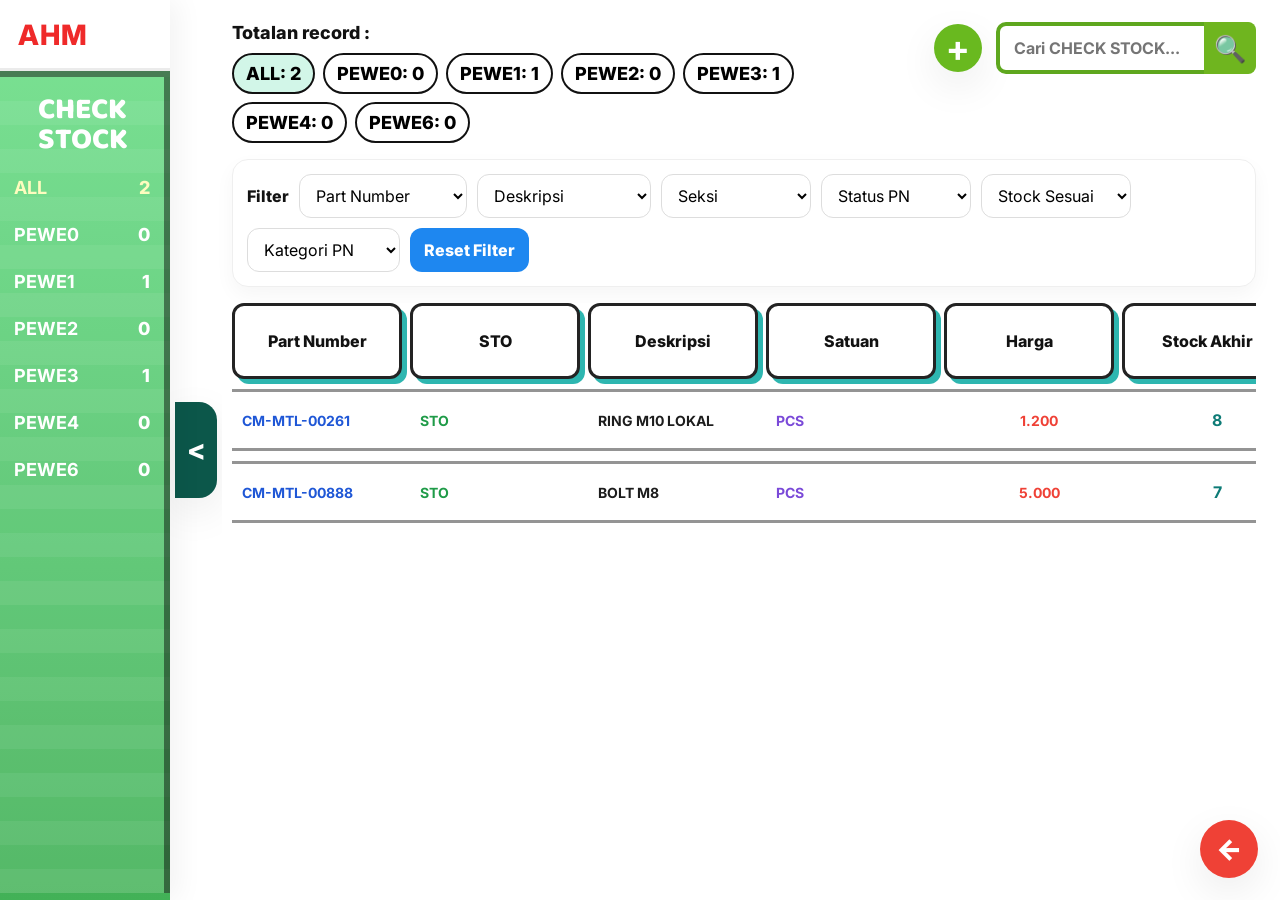
<file: cs.html>
<!DOCTYPE html>
<html lang="id">
<head>
  <meta charset="UTF-8" />
  <meta name="viewport" content="width=device-width, initial-scale=1.0" />
  <title>Check Stock</title>
  <link rel="preconnect" href="https://fonts.googleapis.com">
  <link rel="preconnect" href="https://fonts.gstatic.com" crossorigin>
  <link href="https://fonts.googleapis.com/css2?family=Baloo+2:wght@700;800&family=Inter:wght@400;500;600;700;800&display=swap" rel="stylesheet">
  <link rel="stylesheet" href="cs.css" />
</head>
<body>
  <div id="globalToast" class="toast-stack"></div>

  <main class="cs-app" id="csApp">
    <aside class="cs-sidebar" id="csSidebar">
      <div class="cs-brand">AHM</div>

      <div class="cs-sidebar-panel">
        <div class="cs-sidebar-title">CHECK STOCK</div>
        <div class="cs-sidebar-list" id="categoryList"></div>
      </div>
    </aside>

    <button class="cs-side-toggle" id="toggleSidebarBtn" aria-label="Toggle sidebar">
      <span id="toggleSidebarSymbol">&gt;</span>
    </button>

    <section class="cs-content" id="csContent">
      <div class="cs-topbar">
        <div class="cs-topbar-left">
          <div class="cs-total-record">
            <span>Totalan record :</span>
            <div class="cs-top-chips" id="topRecordChips"></div>
          </div>
        </div>

        <div class="cs-topbar-right">
          <button class="cs-add-btn" id="openCreateBtn" type="button" aria-label="Tambah data">+</button>

          <label class="cs-search-box">
            <input
              type="text"
              id="searchInput"
              placeholder="Cari CHECK STOCK..."
              autocomplete="off"
            />
            <span class="cs-search-icon">🔍</span>
          </label>
        </div>
      </div>

      <section class="cs-filter-bar">
        <div class="filter-group">
          <span class="filter-label">Filter</span>

          <select id="filterPartNumber">
            <option value="">Part Number</option>
          </select>

          <select id="filterDescription">
            <option value="">Deskripsi</option>
          </select>

          <select id="filterSeksi">
            <option value="">Seksi</option>
          </select>

          <select id="filterStatusPn">
            <option value="">Status PN</option>
          </select>

          <select id="filterStockSesuai">
            <option value="">Stock Sesuai</option>
            <option value="IYA">IYA</option>
            <option value="TIDAK">TIDAK</option>
          </select>

          <select id="filterKategoriPn">
            <option value="">Kategori PN</option>
          </select>

          <button type="button" class="filter-reset-btn" id="resetFilterBtn">Reset Filter</button>
        </div>
      </section>

      <section class="cs-table-card">
        <div class="cs-table-scroll" id="csTableScroll">
          <div class="cs-table-header">
            <div>Part Number</div>
            <div>STO</div>
            <div>Deskripsi</div>
            <div>Satuan</div>
            <div>Harga</div>
            <div>Stock Akhir</div>
            <div>Total Harga</div>
            <div>Seksi</div>
            <div>Lokasi</div>
            <div>Status PN</div>
            <div>QR Code</div>
            <div>Foto</div>
            <div>Grade</div>
            <div>Terakhir STO</div>
            <div>Stock Sesuai</div>
            <div>Note STO</div>
            <div>Level Stock</div>
            <div>Stock Awal</div>
            <div>SRD</div>
            <div>Stock Masuk</div>
            <div>Stock Keluar</div>
            <div>Status Stock</div>
            <div>Type</div>
            <div>Group</div>
            <div>Lama Order</div>
            <div>Efek Kerusakan</div>
            <div>Waktu Pengganti</div>
            <div>Lemari</div>
            <div>Kategori PN</div>
            <div>Edit</div>
          </div>

          <div class="cs-table-body" id="tableBody"></div>
        </div>

        <div class="cs-empty hidden" id="emptyState">
          Data CHECK STOCK tidak ditemukan.
        </div>
      </section>
    </section>

    <section class="cs-detail hidden" id="detailPanel">
      <div class="cs-detail-top">
        <button class="cs-back-btn" id="closeDetailBtn" type="button" aria-label="Kembali ke tabel">←</button>
        <h2>Detail Check Stock</h2>
      </div>

      <div class="cs-detail-grid">
        <div class="cs-detail-image-card">
          <div class="cs-detail-image-wrap">
            <img id="detailImage" alt="Gambar Part" />
          </div>

          <div class="cs-detail-barcode-wrap">
            <img id="detailBarcodeImage" alt="Barcode Part" />
          </div>

          <p class="cs-detail-image-note">
            Foto dan barcode akan mengambil dari data STOCK jika tersedia. Jika diisi manual di CHECK STOCK, data manual diprioritaskan.
          </p>
        </div>

        <div class="cs-detail-info-card" id="detailInfo"></div>
      </div>
    </section>
  </main>

  <button class="cs-index-back-btn" id="backToIndexBtn" type="button" aria-label="Kembali ke index">
    ←
  </button>

  <div class="cs-modal hidden" id="formModal">
    <div class="cs-modal-backdrop" id="formModalBackdrop"></div>

    <div class="cs-modal-panel">
      <div class="cs-modal-header">
        <div>
          <h2 id="formTitle">Tambah Data CHECK STOCK</h2>
          <p>Isi data lalu klik save untuk masuk ke tabel.</p>
        </div>

        <button class="cs-modal-close" id="closeFormBtn" type="button">×</button>
      </div>

      <form id="csForm" class="cs-form">
        <input type="hidden" id="editId" />

        <div class="cs-form-grid">
          <label class="cs-form-group"><span>Part Number</span><input type="text" id="partNumberInput" required></label>
          <label class="cs-form-group"><span>STO</span><input type="text" id="stoInput"></label>
          <label class="cs-form-group"><span>Deskripsi</span><input type="text" id="descriptionInput" required></label>
          <label class="cs-form-group"><span>Satuan</span><input type="text" id="satuanInput"></label>
          <label class="cs-form-group"><span>Harga</span><input type="number" id="hargaInput" min="0"></label>

          <label class="cs-form-group">
            <span>Stock Akhir</span>
            <input type="number" id="stockAkhirInput" min="0" readonly>
          </label>

          <label class="cs-form-group">
            <span>Seksi</span>
            <select id="seksiInput" required>
              <option value="">Pilih Seksi</option>
              <option value="PEWE0">PEWE0</option>
              <option value="PEWE1">PEWE1</option>
              <option value="PEWE2">PEWE2</option>
              <option value="PEWE3">PEWE3</option>
              <option value="PEWE4">PEWE4</option>
              <option value="PEWE6">PEWE6</option>
            </select>
          </label>

          <label class="cs-form-group"><span>Lokasi</span><input type="text" id="lokasiInput"></label>
          <label class="cs-form-group"><span>Status PN</span><input type="text" id="statusPnInput"></label>
          <label class="cs-form-group"><span>QR Code Text</span><input type="text" id="qrCodeInput"></label>
          <label class="cs-form-group"><span>Foto Manual</span><input type="text" id="fotoInput" placeholder="opsional"></label>
          <label class="cs-form-group"><span>Barcode Manual</span><input type="text" id="barcodeInput" placeholder="opsional"></label>
          <label class="cs-form-group"><span>Grade</span><input type="text" id="gradeInput"></label>
          <label class="cs-form-group"><span>Terakhir STO</span><input type="datetime-local" id="terakhirStoInput"></label>

          <label class="cs-form-group">
            <span>Stock Sesuai</span>
            <select id="stockSesuaiInput">
              <option value="">Pilih</option>
              <option value="IYA">IYA</option>
              <option value="TIDAK">TIDAK</option>
            </select>
          </label>

          <label class="cs-form-group"><span>Note STO</span><input type="text" id="noteStoInput"></label>

          <label class="cs-form-group">
            <span>Level Stock</span>
            <input type="text" id="levelStockInput" readonly>
          </label>

          <label class="cs-form-group"><span>Stock Awal</span><input type="number" id="stockAwalInput" min="0"></label>
          <label class="cs-form-group"><span>SRD</span><input type="text" id="srdInput"></label>
          <label class="cs-form-group"><span>Stock Masuk</span><input type="number" id="stockMasukInput" min="0"></label>
          <label class="cs-form-group"><span>Stock Keluar</span><input type="number" id="stockKeluarInput" min="0"></label>

          <label class="cs-form-group">
            <span>Status Stock</span>
            <input type="text" id="statusStockInput" readonly>
          </label>

          <label class="cs-form-group"><span>Type</span><input type="text" id="typeInput"></label>
          <label class="cs-form-group"><span>Group</span><input type="text" id="groupInput"></label>
          <label class="cs-form-group"><span>Lama Order</span><input type="text" id="lamaOrderInput"></label>
          <label class="cs-form-group"><span>Efek Kerusakan</span><input type="text" id="efekKerusakanInput"></label>
          <label class="cs-form-group"><span>Waktu Pengganti</span><input type="text" id="waktuPenggantiInput"></label>
          <label class="cs-form-group"><span>Lemari</span><input type="text" id="lemariInput"></label>
          <label class="cs-form-group cs-form-group--wide"><span>Kategori PN</span><input type="text" id="kategoriPnInput"></label>
        </div>

        <div class="cs-form-actions">
          <button type="button" class="btn btn-secondary" id="cancelFormBtn">Batal</button>
          <button type="submit" class="btn btn-primary" id="saveBtn">Save</button>
        </div>
      </form>
    </div>
  </div>

  <template id="rowTemplate">
    <article class="cs-row">
      <div class="col-partNumber"></div>
      <div class="col-sto"></div>
      <div class="col-description"></div>
      <div class="col-satuan"></div>
      <div class="col-harga"></div>
      <div class="col-stockAkhir"></div>
      <div class="col-totalHarga"></div>
      <div class="col-seksi"></div>
      <div class="col-lokasi"></div>
      <div class="col-statusPn"></div>
      <div class="col-qrCode"></div>
      <div class="col-foto"></div>
      <div class="col-grade"></div>
      <div class="col-terakhirSto"></div>
      <div class="col-stockSesuai"></div>
      <div class="col-noteSto"></div>
      <div class="col-levelStock"></div>
      <div class="col-stockAwal"></div>
      <div class="col-srd"></div>
      <div class="col-stockMasuk"></div>
      <div class="col-stockKeluar"></div>
      <div class="col-statusStock"></div>
      <div class="col-type"></div>
      <div class="col-group"></div>
      <div class="col-lamaOrder"></div>
      <div class="col-efekKerusakan"></div>
      <div class="col-waktuPengganti"></div>
      <div class="col-lemari"></div>
      <div class="col-kategoriPn"></div>
      <div class="col-edit"></div>
    </article>
  </template>

  <script src="cs.js"></script>
</body>
</html>
</file>
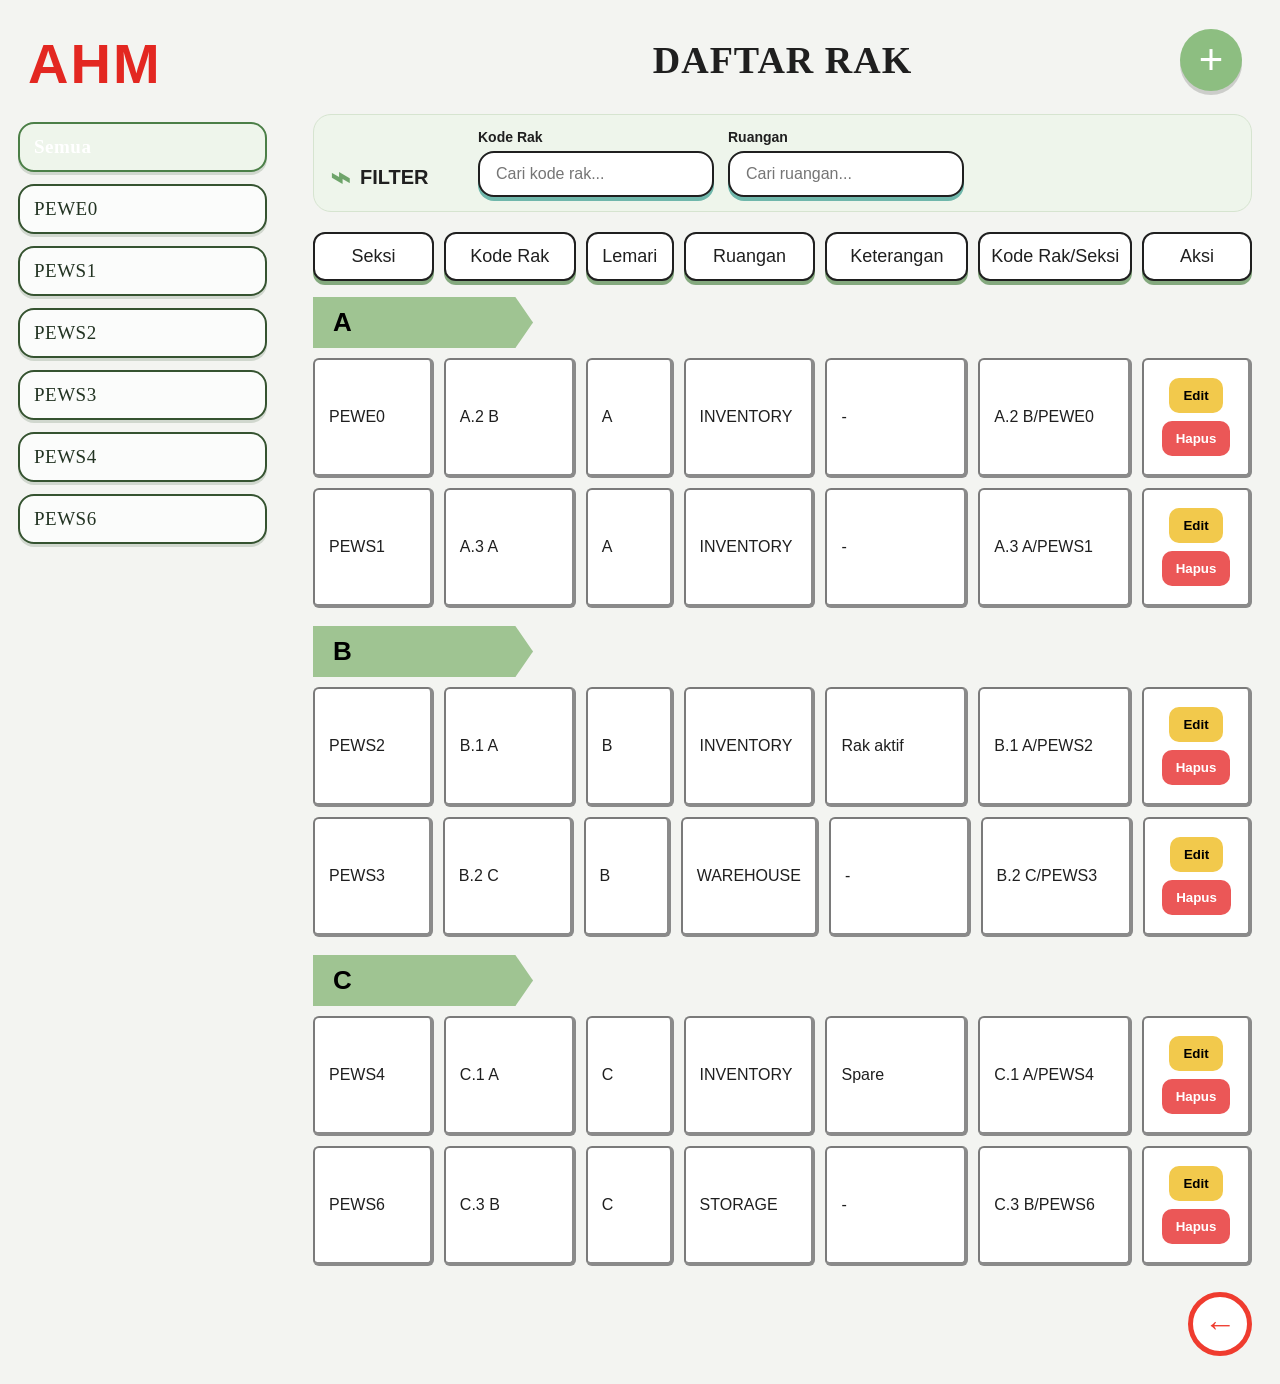
<file: dr.html>
<!DOCTYPE html>
<html lang="id">
<head>
  <meta charset="UTF-8" />
  <meta name="viewport" content="width=device-width, initial-scale=1.0" />
  <title>Daftar Rak</title>
  <link rel="stylesheet" href="dr.css" />
</head>
<body>
  <div class="page">
    <aside class="sidebar">
      <div class="logo">AHM</div>

      <div class="sidebar-shape">
        <ul id="sidebarRackList" class="rack-list"></ul>
      </div>
    </aside>

    <main class="content">
      <header class="topbar">
        <h1>DAFTAR RAK</h1>

        <button id="addBtn" class="add-btn" title="Tambah data">+</button>
      </header>

      <section class="filter-bar">
        <div class="filter-title">
          <span class="filter-icon">⌁</span>
          <span>FILTER</span>
        </div>

        <div class="filter-controls">
          <div class="input-group">
            <label for="filterKodeRak">Kode Rak</label>
            <input type="text" id="filterKodeRak" placeholder="Cari kode rak..." />
          </div>

          <div class="input-group">
            <label for="filterRuangan">Ruangan</label>
            <input type="text" id="filterRuangan" placeholder="Cari ruangan..." />
          </div>
        </div>
      </section>

      <section class="table-wrapper">
        <div class="table-header">
          <div>Seksi</div>
          <div>Kode Rak</div>
          <div>Lemari</div>
          <div>Ruangan</div>
          <div>Keterangan</div>
          <div>Kode Rak/Seksi</div>
          <div>Aksi</div>
        </div>

        <div id="tableContent" class="table-content"></div>
      </section>

      <div class="bottom-actions">
        <button class="back-btn" onclick="window.location.href='index.html'">&#8592;</button>
      </div>
    </main>
  </div>

  <!-- Modal Form -->
  <div id="modalOverlay" class="modal-overlay hidden">
    <div class="modal">
      <div class="modal-header">
        <h2 id="modalTitle">Tambah Data Rak</h2>
        <button id="closeModalBtn" class="close-modal">&times;</button>
      </div>

      <form id="rackForm" class="rack-form">
        <input type="hidden" id="editIndex" />

        <div class="form-grid">
          <div class="form-group">
            <label for="seksi">Seksi</label>
            <input type="text" id="seksi" required />
          </div>

          <div class="form-group">
            <label for="kodeRak">Kode Rak</label>
            <input type="text" id="kodeRak" required />
          </div>

          <div class="form-group">
            <label for="lemari">Lemari</label>
            <input type="text" id="lemari" placeholder="Contoh: A / B / C" required />
          </div>

          <div class="form-group">
            <label for="ruangan">Ruangan</label>
            <input type="text" id="ruangan" required />
          </div>

          <div class="form-group">
            <label for="keterangan">Keterangan</label>
            <input type="text" id="keterangan" />
          </div>

          <div class="form-group">
            <label for="kodeRakSeksi">Kode Rak / Seksi</label>
            <input type="text" id="kodeRakSeksi" required />
          </div>
        </div>

        <div class="modal-actions">
          <button type="button" id="cancelBtn" class="btn btn-secondary">Batal</button>
          <button type="submit" class="btn btn-primary">Simpan</button>
        </div>
      </form>
    </div>
  </div>

  <script src="dr.js"></script>
</body>
</html>
</file>
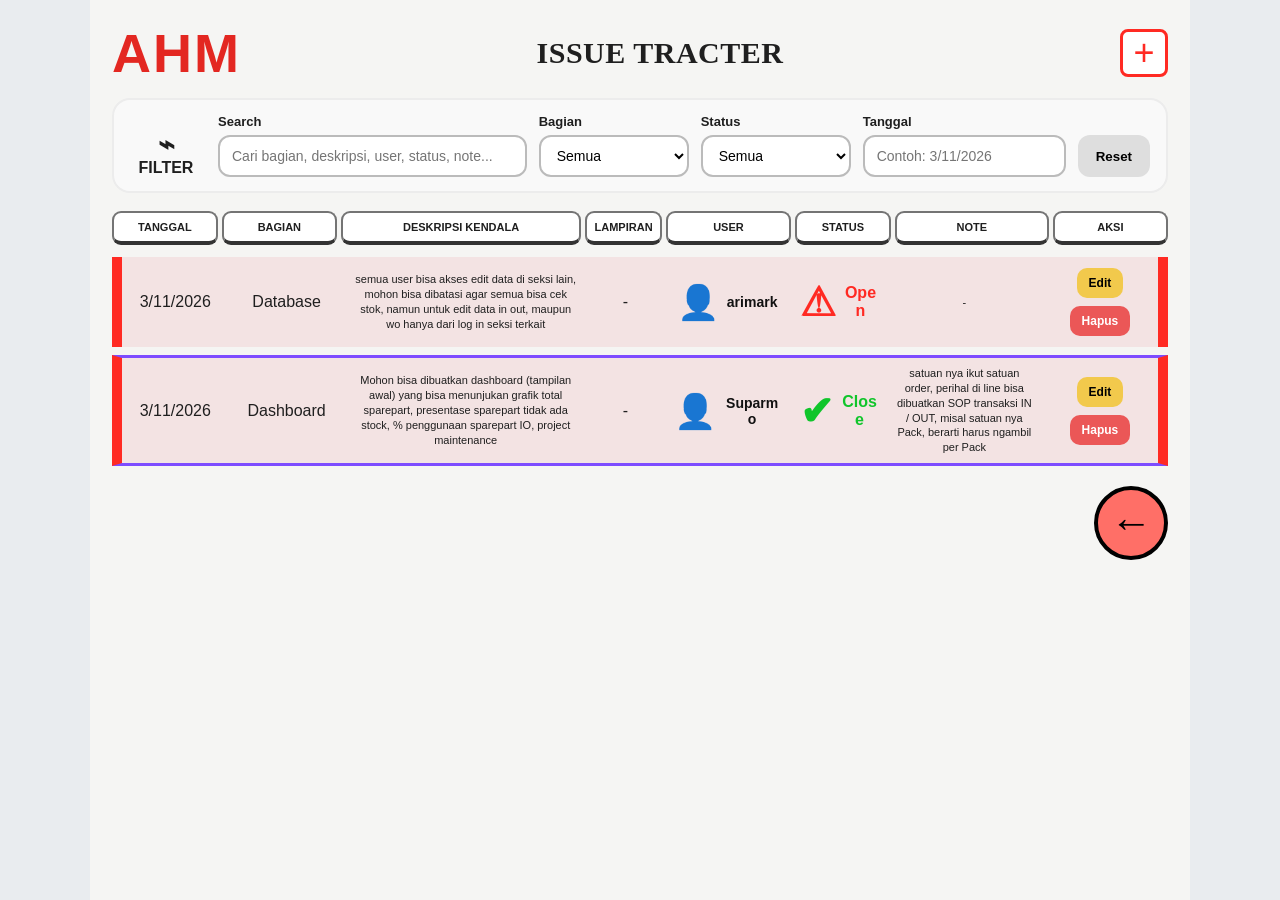
<file: it.html>
<!DOCTYPE html>
<html lang="id">
<head>
  <meta charset="UTF-8" />
  <meta name="viewport" content="width=device-width, initial-scale=1.0" />
  <title>Issue Tracter</title>
  <link rel="stylesheet" href="it.css" />
</head>
<body>
  <div class="page">
    <header class="topbar">
      <div class="logo">AHM</div>
      <h1 class="page-title">ISSUE TRACTER</h1>

      <div class="top-right">
        <button id="addBtn" class="add-btn" title="Tambah issue">+</button>
      </div>
    </header>

    <section class="filter-panel">
      <div class="filter-label">
        <span class="filter-icon">⌁</span>
        <span>FILTER</span>
      </div>

      <div class="filter-controls">
        <div class="filter-group filter-search">
          <label for="searchInput">Search</label>
          <input
            type="text"
            id="searchInput"
            placeholder="Cari bagian, deskripsi, user, status, note..."
          />
        </div>

        <div class="filter-group">
          <label for="filterBagian">Bagian</label>
          <select id="filterBagian">
            <option value="">Semua</option>
          </select>
        </div>

        <div class="filter-group">
          <label for="filterStatus">Status</label>
          <select id="filterStatus">
            <option value="">Semua</option>
            <option value="OPEN">Open</option>
            <option value="CLOSE">Close</option>
          </select>
        </div>

        <div class="filter-group">
          <label for="filterTanggal">Tanggal</label>
          <input type="text" id="filterTanggal" placeholder="Contoh: 3/11/2026" />
        </div>

        <div class="filter-actions">
          <button id="resetFilterBtn" type="button" class="reset-filter-btn">Reset</button>
        </div>
      </div>
    </section>

    <main class="content">
      <section class="table-section">
        <div class="table-header">
          <div>TANGGAL</div>
          <div>BAGIAN</div>
          <div>DESKRIPSI KENDALA</div>
          <div>LAMPIRAN</div>
          <div>USER</div>
          <div>STATUS</div>
          <div>NOTE</div>
          <div>AKSI</div>
        </div>

        <div id="tableBody" class="table-body"></div>
      </section>

      <div class="bottom-actions">
        <button id="backBtn" class="back-btn">&#8592;</button>
      </div>
    </main>
  </div>

  <!-- Modal tambah / edit issue -->
  <div id="modalOverlay" class="modal-overlay hidden">
    <div class="modal">
      <div class="modal-header">
        <h2 id="modalTitle">Tambah Issue</h2>
        <button id="closeModalBtn" class="close-modal" type="button">&times;</button>
      </div>

      <form id="issueForm">
        <input type="hidden" id="editIndex" />

        <div class="form-grid">
          <div class="form-group">
            <label for="tanggal">Tanggal</label>
            <input type="text" id="tanggal" placeholder="3/11/2026" required />
          </div>

          <div class="form-group">
            <label for="bagian">Bagian</label>
            <input type="text" id="bagian" required />
          </div>

          <div class="form-group full">
            <label for="deskripsi">Deskripsi Kendala</label>
            <textarea id="deskripsi" rows="4" required></textarea>
          </div>

          <div class="form-group">
            <label for="lampiran">Lampiran</label>
            <input type="text" id="lampiran" placeholder="contoh: -, file.pdf" />
          </div>

          <div class="form-group">
            <label for="userName">Nama User</label>
            <input type="text" id="userName" required />
          </div>

          <div class="form-group">
            <label for="userEmail">Email User</label>
            <input type="email" id="userEmail" required />
          </div>

          <div class="form-group">
            <label for="userId">No ID User</label>
            <input type="text" id="userId" required />
          </div>

          <div class="form-group">
            <label for="status">Status</label>
            <select id="status" required>
              <option value="OPEN">Open</option>
              <option value="CLOSE">Close</option>
            </select>
          </div>

          <div class="form-group full">
            <label for="note">Note</label>
            <textarea id="note" rows="3"></textarea>
          </div>
        </div>

        <div class="modal-actions">
          <button type="button" id="cancelBtn" class="btn btn-secondary">Batal</button>
          <button type="submit" class="btn btn-primary">Simpan</button>
        </div>
      </form>
    </div>
  </div>

  <!-- Modal detail user -->
  <div id="userModalOverlay" class="modal-overlay hidden">
    <div class="user-modal">
      <div class="modal-header">
        <h2>Detail User</h2>
        <button id="closeUserModalBtn" class="close-modal" type="button">&times;</button>
      </div>

      <div class="user-card">
        <div class="user-avatar-large">👤</div>
        <div class="user-info-list">
          <div class="user-info-item">
            <span class="label">Nama</span>
            <span id="detailUserName" class="value">-</span>
          </div>
          <div class="user-info-item">
            <span class="label">Email</span>
            <span id="detailUserEmail" class="value">-</span>
          </div>
          <div class="user-info-item">
            <span class="label">No ID</span>
            <span id="detailUserId" class="value">-</span>
          </div>
        </div>
      </div>
    </div>
  </div>

  <script src="it.js"></script>
</body>
</html>
</file>
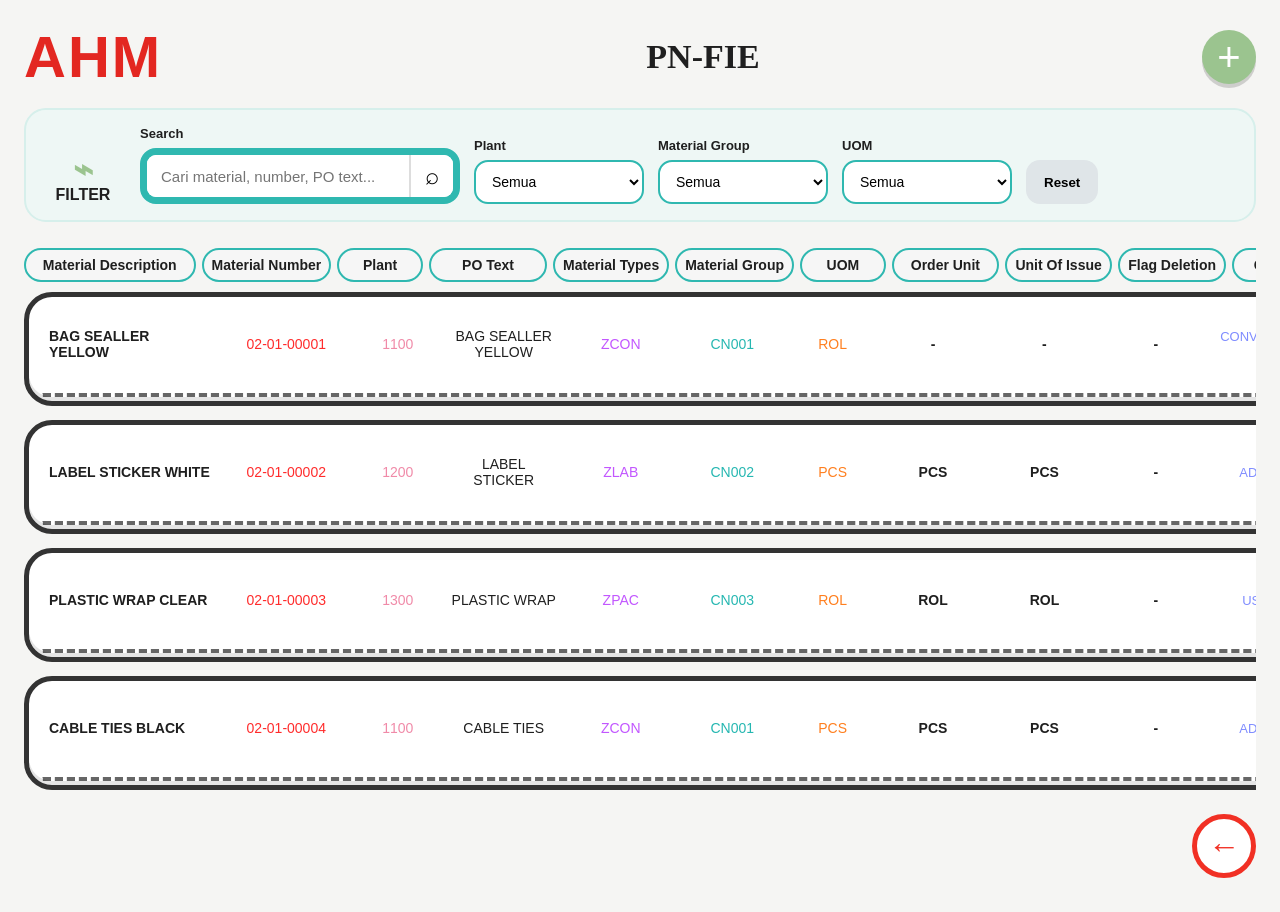
<file: pn.html>
<!DOCTYPE html>
<html lang="id">
<head>
  <meta charset="UTF-8" />
  <meta name="viewport" content="width=device-width, initial-scale=1.0" />
  <title>PN/FIE</title>
  <link rel="stylesheet" href="pn.css" />
</head>
<body>
  <div class="page">
    <header class="topbar">
      <div class="logo">AHM</div>

      <h1 class="page-title">PN-FIE</h1>

      <div class="top-actions">
        <button id="addBtn" class="add-btn" title="Tambah data">+</button>
      </div>
    </header>

    <section class="filter-panel">
      <div class="filter-label">
        <span class="filter-icon">⌁</span>
        <span>FILTER</span>
      </div>

      <div class="filter-controls">
        <div class="filter-group filter-search">
          <label for="searchInput">Search</label>
          <div class="search-wrap">
            <input
              type="text"
              id="searchInput"
              placeholder="Cari material, number, PO text..."
            />
            <button class="search-btn" id="searchBtn" type="button">⌕</button>
          </div>
        </div>

        <div class="filter-group">
          <label for="filterPlant">Plant</label>
          <select id="filterPlant">
            <option value="">Semua</option>
          </select>
        </div>

        <div class="filter-group">
          <label for="filterMaterialGroup">Material Group</label>
          <select id="filterMaterialGroup">
            <option value="">Semua</option>
          </select>
        </div>

        <div class="filter-group">
          <label for="filterUom">UOM</label>
          <select id="filterUom">
            <option value="">Semua</option>
          </select>
        </div>

        <div class="filter-actions">
          <button id="resetFilterBtn" class="reset-filter-btn" type="button">
            Reset
          </button>
        </div>
      </div>
    </section>

    <main class="content">
      <section class="table-section">
        <div class="table-header">
          <div>Material Description</div>
          <div>Material Number</div>
          <div>Plant</div>
          <div>PO Text</div>
          <div>Material Types</div>
          <div>Material Group</div>
          <div>UOM</div>
          <div>Order Unit</div>
          <div>Unit Of Issue</div>
          <div>Flag Deletion</div>
          <div>Create by</div>
          <div>Aksi</div>
        </div>

        <div id="tableBody" class="table-body"></div>
      </section>

      <div class="bottom-actions">
        <button id="backBtn" class="back-btn">&#8592;</button>
      </div>
    </main>
  </div>

  <!-- MODAL -->
  <div id="modalOverlay" class="modal-overlay hidden">
    <div class="modal">
      <div class="modal-header">
        <h2 id="modalTitle">Tambah Data PN/FIE</h2>
        <button id="closeModalBtn" class="close-modal" type="button">&times;</button>
      </div>

      <form id="pnForm" class="pn-form">
        <input type="hidden" id="editIndex" />

        <div class="form-grid">
          <div class="form-group">
            <label for="materialDescription">Material Description</label>
            <input type="text" id="materialDescription" required />
          </div>

          <div class="form-group">
            <label for="materialNumber">Material Number</label>
            <input type="text" id="materialNumber" required />
          </div>

          <div class="form-group">
            <label for="plant">Plant</label>
            <input type="text" id="plant" required />
          </div>

          <div class="form-group">
            <label for="poText">PO Text</label>
            <input type="text" id="poText" />
          </div>

          <div class="form-group">
            <label for="materialTypes">Material Types</label>
            <input type="text" id="materialTypes" />
          </div>

          <div class="form-group">
            <label for="materialGroup">Material Group</label>
            <input type="text" id="materialGroup" />
          </div>

          <div class="form-group">
            <label for="uom">UOM</label>
            <input type="text" id="uom" />
          </div>

          <div class="form-group">
            <label for="orderUnit">Order Unit</label>
            <input type="text" id="orderUnit" />
          </div>

          <div class="form-group">
            <label for="unitOfIssue">Unit Of Issue</label>
            <input type="text" id="unitOfIssue" />
          </div>

          <div class="form-group">
            <label for="flagDeletion">Flag Deletion</label>
            <input type="text" id="flagDeletion" />
          </div>

          <div class="form-group">
            <label for="createBy">Create by</label>
            <input type="text" id="createBy" />
          </div>
        </div>

        <div class="modal-actions">
          <button type="button" id="cancelBtn" class="btn btn-secondary">Batal</button>
          <button type="submit" class="btn btn-primary">Simpan</button>
        </div>
      </form>
    </div>
  </div>

  <script src="pn.js"></script>
</body>
</html>
</file>
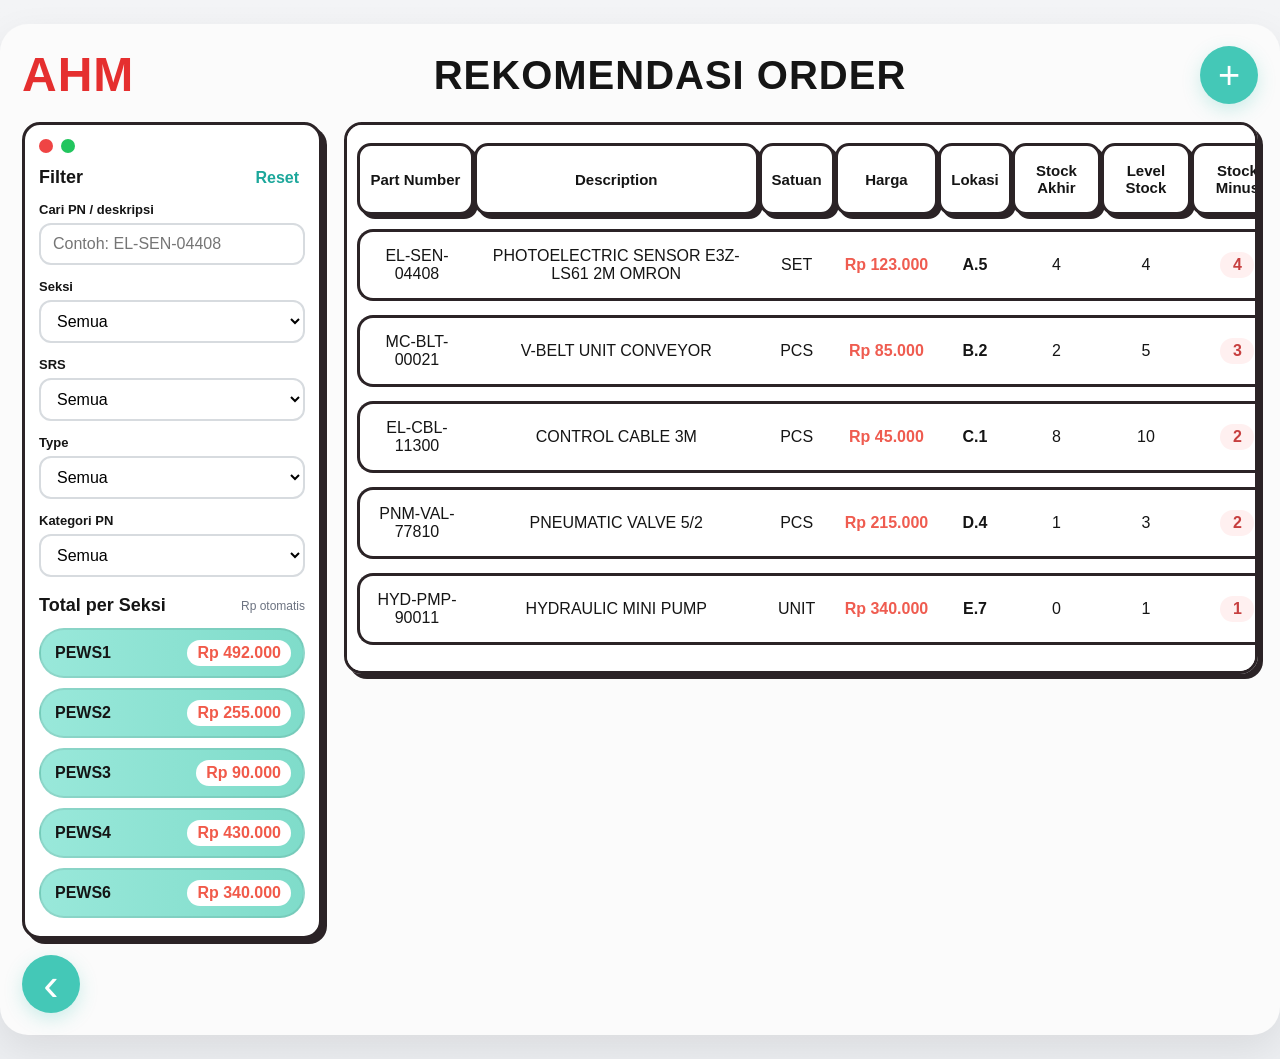
<file: ro.html>
<!DOCTYPE html>
<html lang="id">
<head>
  <meta charset="UTF-8" />
  <meta name="viewport" content="width=device-width, initial-scale=1.0" />
  <title>Rekomendasi Order</title>
  <link rel="stylesheet" href="ro.css" />
</head>
<body>
  <main class="board">
    <header class="page-header">
      <div class="brand">AHM</div>
      <h1>REKOMENDASI ORDER</h1>
      <button id="btnAdd" class="icon-circle add-btn" aria-label="Tambah data">+</button>
    </header>

    <section class="layout">
      <aside class="sidebar">
        <div class="sidebar-window">
          <div class="window-dots">
            <span class="dot red"></span>
            <span class="dot green"></span>
          </div>

          <div class="sidebar-title-row">
            <h2>Filter</h2>
            <button id="btnResetFilter" class="btn-link" type="button">Reset</button>
          </div>

          <div class="filter-box">
            <label for="searchInput">Cari PN / deskripsi</label>
            <input id="searchInput" type="text" placeholder="Contoh: EL-SEN-04408" />
          </div>

          <div class="filter-box">
            <label for="filterSeksi">Seksi</label>
            <select id="filterSeksi">
              <option value="">Semua</option>
            </select>
          </div>

          <div class="filter-box">
            <label for="filterSrs">SRS</label>
            <select id="filterSrs">
              <option value="">Semua</option>
              <option value="Y">Y</option>
              <option value="N">N</option>
            </select>
          </div>

          <div class="filter-box">
            <label for="filterType">Type</label>
            <select id="filterType">
              <option value="">Semua</option>
            </select>
          </div>

          <div class="filter-box">
            <label for="filterKategori">Kategori PN</label>
            <select id="filterKategori">
              <option value="">Semua</option>
            </select>
          </div>

          <div class="section-summary">
            <div class="summary-head">
              <strong>Total per Seksi</strong>
              <span>Rp otomatis</span>
            </div>
            <div id="sectionTotals" class="section-total-list"></div>
          </div>
        </div>

        <a href="index.html"><button class="icon-circle back-btn" aria-label="Kembali">‹</button></a>
      </aside>

      <section class="content">
        <div class="table-wrap">
          <table>
            <thead>
              <tr>
                <th>Part Number</th>
                <th>Description</th>
                <th>Satuan</th>
                <th>Harga</th>
                <th>Lokasi</th>
                <th>Stock Akhir</th>
                <th>Level Stock</th>
                <th>Stock Minus</th>
                <th>Budget Order</th>
                <th>Type</th>
                <th>Kategori PN</th>
                <th>Foto</th>
                <th>SRS</th>
                <th>Aksi</th>
              </tr>
            </thead>
            <tbody id="tableBody"></tbody>
          </table>
        </div>

        <div id="emptyState" class="empty-state hidden">
          Tidak ada data yang cocok dengan filter.
        </div>
      </section>
    </section>
  </main>

  <dialog id="rowDialog" class="row-dialog">
    <form id="rowForm">
      <div class="dialog-head">
        <h3 id="dialogTitle">Tambah Data</h3>
        <button type="button" id="closeDialog" class="btn-close">×</button>
      </div>

      <div class="form-grid">
        <label>
          Seksi
          <input name="seksi" required placeholder="Contoh: PEWS1" />
        </label>

        <label>
          Part Number
          <input name="partNumber" required />
        </label>

        <label>
          Description
          <input name="description" required />
        </label>

        <label>
          Satuan
          <input name="satuan" required value="SET" />
        </label>

        <label>
          Harga
          <input name="harga" type="number" min="0" required />
        </label>

        <label>
          Lokasi
          <input name="lokasi" placeholder="Contoh: A.5" />
        </label>

        <label>
          Stock Akhir
          <input name="stockAkhir" type="number" min="0" required />
        </label>

        <label>
          Level Stock
          <input name="levelStock" type="number" min="0" required />
        </label>

        <label>
          Stock Minus
          <input name="stockMinus" type="number" min="0" required />
        </label>

        <label>
          Type
          <input name="type" placeholder="Contoh: Electrical" />
        </label>

        <label>
          Kategori PN
          <input name="kategoriPn" placeholder="Contoh: Sensor" />
        </label>

        <label>
          SRS
          <select name="srs">
            <option value="N">N</option>
            <option value="Y">Y</option>
          </select>
        </label>

        <div class="full-span upload-area">
          <label for="fotoFile">Upload Foto</label>
          <input id="fotoFile" name="fotoFile" type="file" accept="image/*" />
          <div class="photo-preview-wrap">
            <div id="photoPreview" class="photo-preview-empty">Belum ada foto</div>
            <button type="button" id="btnRemovePhoto" class="btn-secondary btn-remove-photo">
              Hapus Foto
            </button>
          </div>
        </div>
      </div>

      <div class="dialog-actions">
        <button type="button" id="cancelDialog" class="btn-secondary">Batal</button>
        <button type="submit" class="btn-primary">Simpan</button>
      </div>
    </form>
  </dialog>

  <script src="ro.js"></script>
</body>
</html>
</file>
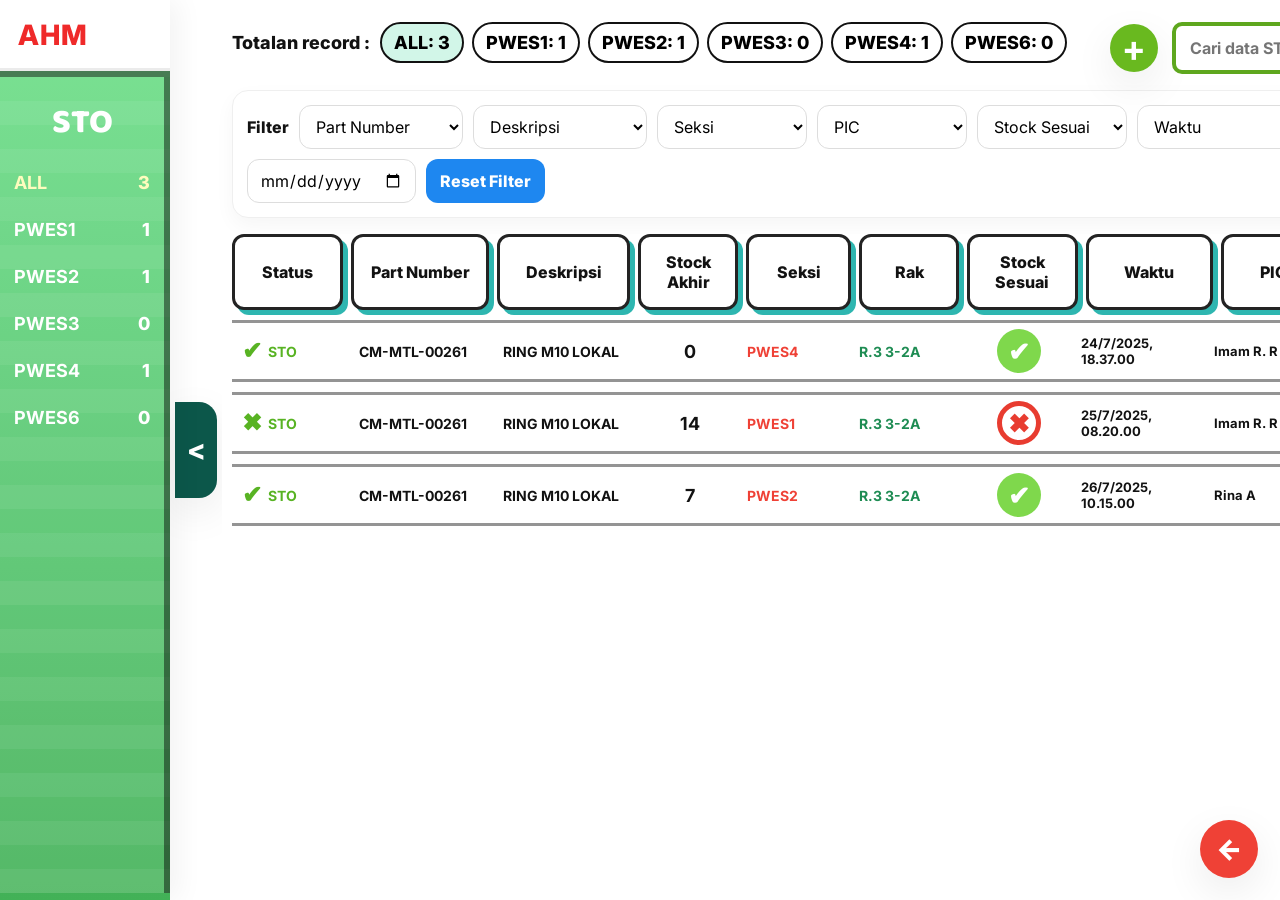
<file: sto.html>
<!DOCTYPE html>
<html lang="id">
<head>
  <meta charset="UTF-8" />
  <meta name="viewport" content="width=device-width, initial-scale=1.0" />
  <title>STO Status</title>
  <link rel="preconnect" href="https://fonts.googleapis.com">
  <link rel="preconnect" href="https://fonts.gstatic.com" crossorigin>
  <link href="https://fonts.googleapis.com/css2?family=Baloo+2:wght@700;800&family=Inter:wght@400;500;600;700;800&display=swap" rel="stylesheet">
  <link rel="stylesheet" href="sto.css" />
</head>
<body>
  <div id="globalToast" class="toast-stack"></div>

  <main class="sto-app" id="stoApp">
    <aside class="sto-sidebar" id="stoSidebar">
      <div class="sto-brand">AHM</div>

      <div class="sto-sidebar-panel">
        <div class="sto-sidebar-title">STO</div>
        <div class="sto-sidebar-list" id="categoryList"></div>
      </div>
    </aside>

    <button class="sto-side-toggle" id="toggleSidebarBtn" aria-label="Toggle sidebar">
      <span id="toggleSidebarSymbol">&gt;</span>
    </button>

    <section class="sto-content" id="stoContent">
      <div class="sto-topbar">
        <div class="sto-topbar-left">
          <div class="sto-total-record">
            <span>Totalan record :</span>
            <div class="sto-top-chips" id="topRecordChips"></div>
          </div>
        </div>

        <div class="sto-topbar-right">
          <button class="sto-add-btn" id="openCreateBtn" aria-label="Tambah data">+</button>

          <label class="sto-search-box">
            <input
              type="text"
              id="searchInput"
              placeholder="Cari data STO..."
              autocomplete="off"
            />
            <span class="sto-search-icon">🔍</span>
          </label>
        </div>
      </div>

      <section class="sto-filter-bar">
        <div class="filter-group">
          <span class="filter-label">Filter</span>

          <select id="filterPartNumber">
            <option value="">Part Number</option>
          </select>

          <select id="filterDescription">
            <option value="">Deskripsi</option>
          </select>

          <select id="filterSeksi">
            <option value="">Seksi</option>
          </select>

          <select id="filterPic">
            <option value="">PIC</option>
          </select>

          <select id="filterStockSesuai">
            <option value="">Stock Sesuai</option>
            <option value="IYA">IYA</option>
            <option value="TIDAK">TIDAK</option>
          </select>

          <select id="filterWaktu">
            <option value="">Waktu</option>
            <option value="today">Hari Ini</option>
            <option value="7days">7 Hari Terakhir</option>
            <option value="30days">30 Hari Terakhir</option>
          </select>

          <input type="date" id="filterTanggal" class="filter-date" />

          <button type="button" class="filter-reset-btn" id="resetFilterBtn">Reset Filter</button>
        </div>
      </section>

      <section class="sto-table-card">
        <div class="sto-table-header">
          <div>Status</div>
          <div>Part Number</div>
          <div>Deskripsi</div>
          <div>Stock Akhir</div>
          <div>Seksi</div>
          <div>Rak</div>
          <div>Stock Sesuai</div>
          <div>Waktu</div>
          <div>PIC</div>
          <div>Edit</div>
        </div>

        <div class="sto-table-body" id="tableBody"></div>

        <div class="sto-empty hidden" id="emptyState">
          Data STO tidak ditemukan.
        </div>
      </section>
    </section>

    <section class="sto-detail hidden" id="detailPanel">
      <div class="sto-detail-top">
        <button class="sto-back-btn" id="closeDetailBtn" aria-label="Kembali ke tabel">←</button>
        <h2>Detail STO</h2>
      </div>

      <div class="sto-detail-grid">
        <div class="sto-detail-image-card">
          <div class="sto-detail-image-wrap">
            <img id="detailImage" alt="Gambar Part" />
          </div>
          <p class="sto-detail-image-note">
            Gambar part otomatis diambil dari data STOCK berdasarkan Part Number atau Nama Stock.
          </p>
        </div>

        <div class="sto-detail-info-card">
          <div class="detail-row"><span>Status</span><strong id="detailStatus"></strong></div>
          <div class="detail-row"><span>Part Number</span><strong id="detailPartNumber"></strong></div>
          <div class="detail-row"><span>Deskripsi</span><strong id="detailDescription"></strong></div>
          <div class="detail-row"><span>Stock Akhir</span><strong id="detailStockAkhir"></strong></div>
          <div class="detail-row"><span>Seksi</span><strong id="detailSeksi"></strong></div>
          <div class="detail-row"><span>Rak</span><strong id="detailRak"></strong></div>
          <div class="detail-row"><span>Stock Sesuai</span><strong id="detailStockSesuai"></strong></div>
          <div class="detail-row"><span>Waktu</span><strong id="detailWaktu"></strong></div>
          <div class="detail-row"><span>PIC</span><strong id="detailPic"></strong></div>
          <div class="detail-row"><span>PWES</span><strong id="detailPwes"></strong></div>
        </div>
      </div>
    </section>
  </main>

  <button class="sto-index-back-btn" id="backToIndexBtn" aria-label="Kembali ke index">
    ←
  </button>

  <div class="sto-modal hidden" id="formModal">
    <div class="sto-modal-backdrop" id="formModalBackdrop"></div>

    <div class="sto-modal-panel">
      <div class="sto-modal-header">
        <div>
          <h2 id="formTitle">Tambah Data STO</h2>
          <p>Isi data STO dan pilih IYA / TIDAK untuk Stock Sesuai.</p>
        </div>

        <button class="sto-modal-close" id="closeFormBtn">×</button>
      </div>

      <form id="stoForm" class="sto-form">
        <input type="hidden" id="editId" />

        <div class="sto-form-grid">
          <label class="sto-form-group">
            <span>Status</span>
            <select id="statusInput" required>
              <option value="STO">STO</option>
              <option value="NON-STO">NON-STO</option>
            </select>
          </label>

          <label class="sto-form-group">
            <span>PWES</span>
            <select id="pwesInput" required>
              <option value="">Pilih PWES</option>
              <option value="PWES1">PWES1</option>
              <option value="PWES2">PWES2</option>
              <option value="PWES3">PWES3</option>
              <option value="PWES4">PWES4</option>
              <option value="PWES6">PWES6</option>
            </select>
          </label>

          <label class="sto-form-group">
            <span>Part Number</span>
            <input type="text" id="partNumberInput" required placeholder="Contoh: CM-MTL-00261" />
          </label>

          <label class="sto-form-group">
            <span>Deskripsi</span>
            <input type="text" id="descriptionInput" required placeholder="Contoh: RING M10 LOKAL" />
          </label>

          <label class="sto-form-group">
            <span>Stock Akhir</span>
            <input type="number" id="stockAkhirInput" required min="0" placeholder="0" />
          </label>

          <label class="sto-form-group">
            <span>Seksi</span>
            <input type="text" id="seksiInput" required placeholder="Contoh: PWES4" />
          </label>

          <label class="sto-form-group">
            <span>Rak</span>
            <input type="text" id="rakInput" required placeholder="Contoh: R.3 3-2A" />
          </label>

          <label class="sto-form-group">
            <span>PIC</span>
            <input type="text" id="picInput" required placeholder="Contoh: Imam R. R" />
          </label>

          <label class="sto-form-group sto-form-group--wide">
            <span>Waktu</span>
            <input type="datetime-local" id="waktuInput" required />
          </label>
        </div>

        <div class="sto-binary-select">
          <span>Stock Sesuai</span>
          <div class="sto-binary-buttons">
            <button type="button" class="binary-btn binary-btn--yes" id="chooseYesBtn">✔ IYA</button>
            <button type="button" class="binary-btn binary-btn--no" id="chooseNoBtn">✖ TIDAK</button>
          </div>
          <input type="hidden" id="stockSesuaiInput" required />
        </div>

        <div class="sto-form-actions">
          <button type="button" class="btn btn-secondary" id="cancelFormBtn">Batal</button>
          <button type="submit" class="btn btn-primary">Simpan</button>
        </div>
      </form>
    </div>
  </div>

  <template id="rowTemplate">
    <article class="sto-row">
      <div class="col-status"></div>
      <div class="col-part-number"></div>
      <div class="col-description"></div>
      <div class="col-stock-akhir"></div>
      <div class="col-seksi"></div>
      <div class="col-rak"></div>
      <div class="col-stock-sesuai"></div>
      <div class="col-waktu"></div>
      <div class="col-pic"></div>
      <div class="col-edit"></div>
    </article>
  </template>

  <script src="sto.js"></script>
</body>
</html>
</file>
<file: cs.css>
:root {
  --green: #69b91f;
  --green-dark: #4d9715;
  --ink: #121212;
  --red: #ef4136;
  --muted: #5f5f5f;
  --shadow: 0 14px 40px rgba(0, 0, 0, 0.08);
  --sidebar-width: 170px;
  --toggle-width: 52px;
  --cell-width: 170px;
}

* {
  box-sizing: border-box;
}

html,
body {
  margin: 0;
  min-height: 100%;
  font-family: "Inter", sans-serif;
  background: #ffffff;
  color: var(--ink);
}

body {
  overflow-x: hidden;
}

button,
input,
select {
  font: inherit;
}

.hidden {
  display: none !important;
}

.toast-stack {
  position: fixed;
  top: 18px;
  right: 18px;
  z-index: 9999;
  display: flex;
  flex-direction: column;
  gap: 10px;
}

.toast {
  min-width: 260px;
  max-width: 340px;
  padding: 12px 14px;
  border-radius: 14px;
  color: #fff;
  font-weight: 700;
  box-shadow: var(--shadow);
}

.toast--success { background: #2fb86f; }
.toast--error { background: #ef4136; }
.toast--info { background: #2d7ef7; }

.cs-app {
  display: grid;
  grid-template-columns: var(--sidebar-width) var(--toggle-width) 1fr;
  min-height: 100vh;
  transition: grid-template-columns 0.35s ease;
  background: #ffffff;
}

.cs-app.sidebar-hidden {
  grid-template-columns: 0 var(--toggle-width) 1fr;
}

.cs-sidebar {
  background: linear-gradient(180deg, #6ddf8a 0%, #42b157 100%);
  padding: 0;
  overflow: hidden;
  position: relative;
  box-shadow: 8px 0 26px rgba(0, 0, 0, 0.05);
  transition: transform 0.35s ease, opacity 0.25s ease;
}

.cs-app.sidebar-hidden .cs-sidebar {
  transform: translateX(-100%);
  opacity: 0;
}

.cs-brand {
  background: #ffffff;
  color: #ef2a2a;
  font-size: 28px;
  font-weight: 800;
  padding: 18px 18px 16px;
  letter-spacing: 1px;
  border-bottom: 3px solid rgba(0, 0, 0, 0.08);
}

.cs-sidebar-panel {
  min-height: calc(100vh - 78px);
  border-top: 6px solid rgba(0, 0, 0, 0.45);
  border-right: 6px solid rgba(0, 0, 0, 0.45);
  background:
    linear-gradient(rgba(255,255,255,0.08), rgba(255,255,255,0.08)),
    repeating-linear-gradient(
      0deg,
      rgba(255,255,255,0.08) 0 24px,
      rgba(255,255,255,0.02) 24px 48px
    );
  padding: 18px 12px;
}

.cs-sidebar-title {
  font-family: "Baloo 2", system-ui, sans-serif;
  font-weight: 800;
  font-size: 30px;
  color: white;
  margin-bottom: 14px;
  text-align: center;
  line-height: 1;
}

.cs-sidebar-list {
  display: flex;
  flex-direction: column;
  gap: 10px;
}

.cs-category-btn {
  width: 100%;
  border: none;
  background: transparent;
  color: white;
  display: flex;
  align-items: center;
  justify-content: space-between;
  padding: 8px 2px;
  cursor: pointer;
  text-align: left;
  font-weight: 700;
  font-size: 18px;
}

.cs-category-btn.active {
  color: #fefcbe;
}

.cs-category-count {
  min-width: 36px;
  text-align: right;
  font-weight: 800;
}

.cs-side-toggle {
  align-self: center;
  justify-self: center;
  width: 42px;
  height: 96px;
  border: none;
  border-radius: 0 18px 18px 0;
  background: #0c574a;
  color: white;
  font-size: 28px;
  font-weight: 800;
  cursor: pointer;
  box-shadow: var(--shadow);
}

.cs-content,
.cs-detail {
  padding: 22px 24px 34px 10px;
  background: #ffffff;
  min-width: 0;
}

.cs-topbar {
  display: flex;
  justify-content: space-between;
  align-items: flex-start;
  gap: 18px;
  margin-bottom: 16px;
}

.cs-topbar-left {
  display: flex;
  flex-direction: column;
  gap: 10px;
}

.cs-total-record {
  display: flex;
  align-items: center;
  flex-wrap: wrap;
  gap: 10px;
  font-size: 18px;
  font-weight: 800;
}

.cs-top-chips {
  display: flex;
  flex-wrap: wrap;
  gap: 8px;
}

.cs-record-chip {
  border: 2px solid #111;
  background: #ffffff;
  border-radius: 999px;
  padding: 8px 12px;
  font-weight: 800;
  cursor: pointer;
}

.cs-record-chip.active {
  background: #d2f6e8;
}

.cs-topbar-right {
  display: flex;
  align-items: center;
  gap: 14px;
}

.cs-add-btn {
  width: 48px;
  height: 48px;
  border: none;
  border-radius: 50%;
  background: var(--green);
  color: white;
  font-size: 36px;
  line-height: 1;
  font-weight: 700;
  box-shadow: var(--shadow);
  cursor: pointer;
}

.cs-search-box {
  position: relative;
  display: block;
  width: 260px;
  height: 52px;
}

.cs-search-box input {
  width: 100%;
  height: 100%;
  border: 4px solid #5ea71e;
  border-radius: 10px;
  outline: none;
  padding: 0 56px 0 14px;
  background: #fff;
  font-weight: 700;
}

.cs-search-icon {
  position: absolute;
  right: 0;
  top: 0;
  width: 52px;
  height: 52px;
  background: #6fb51f;
  color: white;
  display: grid;
  place-items: center;
  font-size: 26px;
  border-radius: 0 8px 8px 0;
}

.cs-filter-bar {
  background: #ffffff;
  border: 1px solid #efefef;
  border-radius: 16px;
  padding: 14px;
  box-shadow: 0 8px 20px rgba(0, 0, 0, 0.04);
  margin-bottom: 16px;
}

.filter-group {
  display: flex;
  flex-wrap: wrap;
  gap: 10px;
  align-items: center;
}

.filter-label {
  font-weight: 800;
}

.filter-group select {
  min-width: 150px;
  height: 44px;
  border: 1px solid #dddddd;
  border-radius: 12px;
  background: #ffffff;
  padding: 0 12px;
  outline: none;
}

.filter-reset-btn {
  height: 44px;
  padding: 0 14px;
  border: none;
  border-radius: 12px;
  background: #1e87f0;
  color: white;
  font-weight: 800;
  cursor: pointer;
}

.cs-table-card {
  background: #ffffff;
  width: 100%;
  min-width: 0;
}

.cs-table-scroll {
  width: 100%;
  min-width: 0;
  overflow-x: auto;
  overflow-y: hidden;
  padding-bottom: 10px;
  -webkit-overflow-scrolling: touch;
  scrollbar-width: thin;
}

.cs-table-scroll::-webkit-scrollbar {
  height: 12px;
}

.cs-table-scroll::-webkit-scrollbar-track {
  background: #e9e9e9;
  border-radius: 999px;
}

.cs-table-scroll::-webkit-scrollbar-thumb {
  background: #8f8f8f;
  border-radius: 999px;
}

.cs-table-header,
.cs-row {
  display: grid;
  grid-template-columns: repeat(30, var(--cell-width));
  gap: 8px;
  width: max-content;
}

.cs-table-header {
  margin-bottom: 10px;
}

.cs-table-header > div {
  min-height: 76px;
  background: #ffffff;
  border: 3px solid #232323;
  border-radius: 12px;
  box-shadow: 5px 5px 0 #2eb6b0;
  display: grid;
  place-items: center;
  text-align: center;
  font-weight: 800;
  padding: 8px;
}

.cs-table-body {
  display: flex;
  flex-direction: column;
  gap: 10px;
  width: max-content;
}

.cs-row {
  background: #ffffff;
  border-top: 3px solid rgba(0,0,0,0.42);
  border-bottom: 3px solid rgba(0,0,0,0.42);
  min-height: 62px;
  align-items: center;
  padding: 6px 10px;
  cursor: pointer;
  transition: transform 0.16s ease, box-shadow 0.16s ease;
}

.cs-row:hover {
  transform: translateY(-2px);
  box-shadow: var(--shadow);
}

.cs-row > div {
  font-size: 14px;
  font-weight: 700;
  word-break: break-word;
}

.col-partNumber { color: #1f57d6; }
.col-sto { color: #1f9b48; }
.col-description { color: #1d1d1d; }
.col-satuan { color: #7a49d8; }
.col-harga { color: #ef4136; text-align: center; }
.col-stockAkhir { color: #0d7b76; text-align: center; font-size: 16px !important; }
.col-totalHarga { color: #cf8b00; text-align: center; }
.col-seksi { color: #ef4136; }
.col-lokasi { color: #128d52; }
.col-statusPn { color: #7f3be6; }
.col-qrCode { color: #444; font-size: 12px; }
.col-grade { color: #e44d1e; }
.col-terakhirSto { color: #2861a3; }
.col-stockSesuai { color: #1d7e30; text-align: center; }
.col-noteSto { color: #444; }
.col-levelStock { color: #d33a3a; }
.col-stockAwal { color: #0d7b76; text-align: center; }
.col-srd { color: #7a49d8; }
.col-stockMasuk { color: #16a34a; text-align: center; }
.col-stockKeluar { color: #ef4136; text-align: center; }
.col-statusStock { color: #128d52; }
.col-type { color: #2861a3; }
.col-group { color: #7f3be6; }
.col-lamaOrder { color: #cf8b00; }
.col-efekKerusakan { color: #d33a3a; }
.col-waktuPengganti { color: #1f57d6; }
.col-lemari { color: #128d52; }
.col-kategoriPn { color: #7f3be6; }

.col-foto img {
  width: 42px;
  height: 42px;
  object-fit: cover;
  border-radius: 10px;
  display: block;
  margin: 0 auto;
}

.col-edit {
  display: flex;
  justify-content: center;
}

.edit-icon-btn {
  width: 42px;
  height: 42px;
  border: 2px solid #191919;
  background: white;
  border-radius: 12px;
  display: grid;
  place-items: center;
  cursor: pointer;
}

.edit-icon-btn svg {
  width: 20px;
  height: 20px;
}

.cs-empty {
  margin-top: 14px;
  padding: 20px;
  background: white;
  border-radius: 14px;
  box-shadow: var(--shadow);
  font-weight: 700;
}

.cs-detail-top {
  display: flex;
  align-items: center;
  gap: 14px;
  margin-bottom: 18px;
}

.cs-detail-top h2 {
  margin: 0;
}

.cs-back-btn {
  width: 46px;
  height: 46px;
  border-radius: 50%;
  border: none;
  background: #ef4136;
  color: white;
  font-size: 26px;
  cursor: pointer;
}

.cs-detail-grid {
  display: grid;
  grid-template-columns: 320px 1fr;
  gap: 20px;
}

.cs-detail-image-card,
.cs-detail-info-card {
  background: white;
  border-radius: 20px;
  padding: 18px;
  box-shadow: var(--shadow);
  border: 1px solid #f0f0f0;
}

.cs-detail-image-wrap {
  width: 100%;
  aspect-ratio: 1 / 1;
  border-radius: 18px;
  overflow: hidden;
  background: #111;
}

.cs-detail-image-wrap img {
  width: 100%;
  height: 100%;
  object-fit: cover;
}

.cs-detail-barcode-wrap {
  margin-top: 14px;
  background: #fff;
  border-radius: 16px;
  padding: 12px;
  border: 1px solid #ececec;
  display: grid;
  place-items: center;
  min-height: 120px;
}

.cs-detail-barcode-wrap img {
  width: 100%;
  max-width: 250px;
  height: auto;
  object-fit: contain;
}

.cs-detail-image-note {
  margin: 12px 0 0;
  color: var(--muted);
  font-size: 13px;
  line-height: 1.5;
}

.detail-row {
  display: flex;
  justify-content: space-between;
  gap: 14px;
  padding: 12px 0;
  border-bottom: 1px solid #ececec;
}

.detail-row span {
  color: var(--muted);
  font-weight: 700;
}

.detail-row strong {
  text-align: right;
  max-width: 55%;
  word-break: break-word;
}

.cs-modal {
  position: fixed;
  inset: 0;
  z-index: 999;
  display: grid;
  place-items: center;
}

.cs-modal-backdrop {
  position: absolute;
  inset: 0;
  background: rgba(0, 0, 0, 0.38);
  backdrop-filter: blur(4px);
}

.cs-modal-panel {
  position: relative;
  width: min(980px, calc(100vw - 24px));
  max-height: calc(100vh - 24px);
  overflow-y: auto;
  background: white;
  border-radius: 24px;
  padding: 22px;
  box-shadow: var(--shadow);
}

.cs-modal-header {
  display: flex;
  justify-content: space-between;
  gap: 14px;
  margin-bottom: 16px;
  position: sticky;
  top: 0;
  background: white;
  padding-bottom: 8px;
  z-index: 2;
}

.cs-modal-header h2 {
  margin: 0 0 6px;
}

.cs-modal-header p {
  margin: 0;
  color: var(--muted);
}

.cs-modal-close {
  width: 42px;
  height: 42px;
  border: none;
  border-radius: 12px;
  background: #f0f0f0;
  font-size: 26px;
  cursor: pointer;
  flex-shrink: 0;
}

.cs-form {
  display: flex;
  flex-direction: column;
  gap: 18px;
}

.cs-form-grid {
  display: grid;
  grid-template-columns: repeat(2, minmax(0, 1fr));
  gap: 14px;
}

.cs-form-group {
  display: flex;
  flex-direction: column;
  gap: 8px;
}

.cs-form-group--wide {
  grid-column: 1 / -1;
}

.cs-form-group span {
  font-weight: 700;
}

.cs-form-group input,
.cs-form-group select {
  width: 100%;
  min-height: 48px;
  border: 1px solid #dfdfdf;
  border-radius: 14px;
  padding: 12px 14px;
  outline: none;
  background: #fcfcfc;
}

.cs-form-group input:focus,
.cs-form-group select:focus {
  border-color: var(--green-dark);
  background: white;
}

.cs-form-actions {
  display: flex;
  justify-content: flex-end;
  gap: 10px;
  padding-bottom: 4px;
}

.btn {
  border: none;
  height: 48px;
  border-radius: 14px;
  padding: 0 18px;
  cursor: pointer;
  font-weight: 800;
}

.btn-primary {
  background: var(--green);
  color: white;
}

.btn-secondary {
  background: #efefef;
  color: #333;
}

.cs-index-back-btn {
  position: fixed;
  right: 22px;
  bottom: 22px;
  width: 58px;
  height: 58px;
  border: none;
  border-radius: 50%;
  background: #ef4136;
  color: white;
  font-size: 28px;
  font-weight: 900;
  cursor: pointer;
  box-shadow: var(--shadow);
  z-index: 900;
}

@media (max-width: 960px) {
  .cs-detail-grid,
  .cs-form-grid {
    grid-template-columns: 1fr;
  }

  .cs-topbar {
    flex-direction: column;
    align-items: stretch;
  }

  .cs-topbar-right {
    justify-content: space-between;
    flex-wrap: wrap;
  }

  .cs-search-box {
    width: 100%;
  }

  .filter-group {
    align-items: stretch;
  }

  .filter-group select,
  .filter-reset-btn {
    width: 100%;
  }
}

@media (max-width: 700px) {
  .cs-app,
  .cs-app.sidebar-hidden {
    grid-template-columns: 1fr;
  }

  .cs-sidebar {
    position: fixed;
    inset: 0 auto 0 0;
    width: min(78vw, 240px);
    z-index: 1000;
  }

  .cs-side-toggle {
    position: fixed;
    left: 0;
    top: 50%;
    transform: translateY(-50%);
    z-index: 1001;
  }

  .cs-content,
  .cs-detail {
    padding: 16px;
  }
}
</file>
<file: dr.css>
* {
  box-sizing: border-box;
  margin: 0;
  padding: 0;
}

:root {
  --green-1: #dcebd7;
  --green-2: #bfd8b6;
  --green-3: #9fc492;
  --green-4: #6ea46a;
  --green-5: #4b7f47;
  --border-dark: #1f1f1f;
  --text: #1f1f1f;
  --bg: #f3f4f1;
  --white: #ffffff;
  --shadow-soft: 0 6px 16px rgba(0, 0, 0, 0.08);
  --shadow-line: 0 4px 0 rgba(0, 0, 0, 0.16);
  --radius: 18px;
}

body {
  font-family: Arial, Helvetica, sans-serif;
  background: #e7eaee;
  color: var(--text);
}

.page {
  display: flex;
  min-height: 100vh;
  max-width: 1440px;
  margin: 0 auto;
  background: var(--bg);
}

.sidebar {
  width: 285px;
  padding: 28px 18px;
  display: flex;
  flex-direction: column;
  gap: 20px;
}

.logo {
  font-size: 56px;
  font-weight: 900;
  color: #e32721;
  letter-spacing: 2px;
  line-height: 1;
  margin: 8px 0 10px 10px;
}

.sidebar-panel {
  flex: 1;
  background: linear-gradient(180deg, var(--green-2), var(--green-3));
  border: 3px solid #2d2144;
  border-radius: 34px;
  padding: 18px;
  box-shadow: var(--shadow-soft);
  position: relative;
  overflow: hidden;
}

.sidebar-panel::before,
.sidebar-panel::after {
  content: "";
  position: absolute;
  right: -26px;
  width: 80px;
  height: 80px;
  background: rgba(255, 255, 255, 0.22);
  border-radius: 50%;
}

.sidebar-panel::before {
  top: 40px;
}

.sidebar-panel::after {
  bottom: 50px;
}

.sidebar-panel-inner {
  height: 100%;
  background: rgba(255, 255, 255, 0.16);
  border: 2px dashed rgba(45, 33, 68, 0.35);
  border-radius: 24px;
  padding: 22px 16px;
  position: relative;
  z-index: 2;
}

.sidebar-title {
  font-family: Georgia, "Times New Roman", serif;
  font-size: 28px;
  font-weight: 700;
  text-align: center;
  margin-bottom: 18px;
  color: #223322;
  letter-spacing: 1px;
}

.rack-list {
  display: flex;
  flex-direction: column;
  gap: 12px;
}

.rack-item {
  width: 100%;
  border: 2px solid #355330;
  background: rgba(255, 255, 255, 0.72);
  color: #223322;
  border-radius: 16px;
  padding: 12px 14px;
  font-size: 19px;
  font-family: Georgia, "Times New Roman", serif;
  letter-spacing: 0.5px;
  cursor: pointer;
  transition: 0.2s ease;
  text-align: left;
  box-shadow: 0 3px 0 rgba(53, 83, 48, 0.18);
}

.rack-item:hover {
  transform: translateY(-1px);
  background: #ffffff;
}

.rack-item.active {
  background: var(--green-5);
  color: white;
  border-color: var(--green-5);
}

.rack-item.all-btn {
  background: #eef5eb;
  font-weight: 700;
}

.content {
  flex: 1;
  padding: 24px 28px 28px;
  display: flex;
  flex-direction: column;
}

.topbar {
  position: relative;
  display: flex;
  justify-content: center;
  align-items: center;
  min-height: 72px;
  margin-bottom: 18px;
}

.topbar h1 {
  font-family: Georgia, "Times New Roman", serif;
  font-size: 38px;
  letter-spacing: 1px;
}

.add-btn {
  position: absolute;
  right: 10px;
  top: 50%;
  transform: translateY(-50%);
  width: 62px;
  height: 62px;
  border-radius: 50%;
  border: none;
  background: #8dbe81;
  color: #fff;
  font-size: 42px;
  line-height: 1;
  cursor: pointer;
  box-shadow: 0 4px 0 rgba(0, 0, 0, 0.16);
  transition: 0.2s;
}

.add-btn:hover {
  transform: translateY(-50%) scale(1.05);
}

.filter-bar {
  display: flex;
  flex-wrap: wrap;
  gap: 18px;
  align-items: end;
  margin-bottom: 20px;
  padding: 14px 16px;
  background: #eef5eb;
  border-radius: 18px;
  border: 1px solid #d6e4d0;
}

.filter-title {
  display: flex;
  align-items: center;
  gap: 10px;
  font-weight: 800;
  font-size: 20px;
  min-width: 130px;
}

.filter-icon {
  font-size: 34px;
  color: var(--green-4);
}

.filter-controls {
  display: flex;
  flex-wrap: wrap;
  gap: 14px;
}

.input-group {
  display: flex;
  flex-direction: column;
  gap: 6px;
}

.input-group label {
  font-weight: 700;
  font-size: 14px;
}

.input-group input {
  min-width: 220px;
  padding: 12px 16px;
  border: 2px solid var(--border-dark);
  border-radius: 16px;
  background: #fff;
  outline: none;
  box-shadow: 0 4px 0 #6fb7ab;
  font-size: 16px;
}

.table-wrapper {
  flex: 1;
}

.table-header {
  display: grid;
  grid-template-columns: 1.1fr 1.2fr 0.8fr 1.2fr 1.3fr 1.4fr 1fr;
  gap: 10px;
  margin-bottom: 16px;
}

.table-header > div {
  border: 2px solid var(--border-dark);
  border-radius: 12px;
  background: #fff;
  padding: 12px 10px;
  font-size: 18px;
  text-align: center;
  box-shadow: 0 4px 0 #84a97e;
}

.table-content {
  display: flex;
  flex-direction: column;
  gap: 18px;
}

.group-section {
  display: flex;
  flex-direction: column;
  gap: 10px;
}

.group-title {
  width: 220px;
  background: var(--green-3);
  color: #000;
  padding: 10px 20px;
  font-size: 26px;
  font-weight: 800;
  border-radius: 0 18px 18px 0;
  clip-path: polygon(0 0, 92% 0, 100% 50%, 92% 100%, 0 100%);
  box-shadow: 0 3px 0 rgba(0, 0, 0, 0.15);
}

.data-row {
  display: grid;
  grid-template-columns: 1.1fr 1.2fr 0.8fr 1.2fr 1.3fr 1.4fr 1fr;
  gap: 10px;
  align-items: stretch;
}

.data-cell {
  background: var(--white);
  border: 2px solid #7a7a7a;
  border-right: 4px solid #8a8a8a;
  border-bottom: 4px solid #8a8a8a;
  padding: 18px 14px;
  min-height: 70px;
  display: flex;
  align-items: center;
  font-size: 16px;
  border-radius: 6px;
}

.action-box {
  justify-content: center;
  gap: 8px;
  flex-wrap: wrap;
}

.btn-edit,
.btn-delete {
  border: none;
  padding: 10px 14px;
  border-radius: 10px;
  cursor: pointer;
  font-weight: 700;
  transition: 0.2s;
}

.btn-edit {
  background: #f2c94c;
}

.btn-delete {
  background: #eb5757;
  color: #fff;
}

.btn-edit:hover,
.btn-delete:hover {
  transform: translateY(-1px);
}

.empty-state {
  text-align: center;
  padding: 36px;
  color: #666;
  font-size: 18px;
  background: #fff;
  border: 2px dashed #bbb;
  border-radius: 16px;
}

.bottom-actions {
  display: flex;
  justify-content: flex-end;
  margin-top: 26px;
}

.back-btn {
  width: 64px;
  height: 64px;
  border-radius: 50%;
  border: 5px solid #ef3c2f;
  color: #ef3c2f;
  background: #fff;
  font-size: 32px;
  font-weight: 800;
  cursor: pointer;
}

.modal-overlay {
  position: fixed;
  inset: 0;
  background: rgba(0, 0, 0, 0.35);
  display: flex;
  justify-content: center;
  align-items: center;
  padding: 20px;
  z-index: 999;
}

.modal {
  width: 100%;
  max-width: 760px;
  background: #fff;
  border-radius: 18px;
  padding: 22px;
  box-shadow: 0 18px 40px rgba(0, 0, 0, 0.2);
}

.hidden {
  display: none;
}

.modal-header {
  display: flex;
  justify-content: space-between;
  align-items: center;
  margin-bottom: 18px;
}

.modal-header h2 {
  font-size: 26px;
}

.close-modal {
  background: transparent;
  border: none;
  font-size: 34px;
  cursor: pointer;
}

.rack-form .form-grid {
  display: grid;
  grid-template-columns: repeat(2, 1fr);
  gap: 14px;
}

.form-group {
  display: flex;
  flex-direction: column;
  gap: 8px;
}

.form-group label {
  font-weight: 700;
}

.form-group input {
  padding: 12px 14px;
  border: 1.8px solid #bbb;
  border-radius: 12px;
  font-size: 15px;
  outline: none;
}

.modal-actions {
  margin-top: 20px;
  display: flex;
  justify-content: flex-end;
  gap: 10px;
}

.btn {
  padding: 12px 18px;
  border: none;
  border-radius: 12px;
  cursor: pointer;
  font-weight: 700;
}

.btn-primary {
  background: var(--green-4);
  color: #fff;
}

.btn-secondary {
  background: #ddd;
}

@media (max-width: 1100px) {
  .page {
    flex-direction: column;
  }

  .sidebar {
    width: 100%;
    padding-bottom: 0;
  }

  .sidebar-panel {
    border-radius: 24px;
  }

  .rack-list {
    display: grid;
    grid-template-columns: repeat(auto-fit, minmax(140px, 1fr));
  }

  .table-wrapper {
    overflow-x: auto;
  }

  .table-header,
  .data-row {
    min-width: 980px;
  }
}

@media (max-width: 768px) {
  .content {
    padding: 18px;
  }

  .topbar h1 {
    font-size: 28px;
  }

  .rack-form .form-grid {
    grid-template-columns: 1fr;
  }

  .input-group input {
    min-width: 100%;
  }
}
</file>
<file: it.css>
* {
  box-sizing: border-box;
  margin: 0;
  padding: 0;
}

:root {
  --bg: #f5f5f3;
  --white: #ffffff;
  --black: #222;
  --red: #ff2a23;
  --red-soft: #f6e5e5;
  --purple: #7d4cff;
  --blue: #1622d0;
  --green: #10c52b;
  --border: #333;
  --shadow: 0 4px 0 rgba(0, 0, 0, 0.16);
}

body {
  font-family: Arial, Helvetica, sans-serif;
  background: #e9ecef;
  color: #1f1f1f;
}

.page {
  max-width: 1100px;
  margin: 0 auto;
  min-height: 100vh;
  background: var(--bg);
  padding: 26px 22px 30px;
}

.topbar {
  display: grid;
  grid-template-columns: 160px 1fr 120px;
  align-items: center;
  margin-bottom: 18px;
}

.logo {
  font-size: 54px;
  font-weight: 900;
  color: #e32721;
  letter-spacing: 2px;
  line-height: 1;
}

.page-title {
  text-align: center;
  font-family: Georgia, "Times New Roman", serif;
  font-size: 30px;
  font-weight: 800;
  letter-spacing: 0.5px;
}

.top-right {
  display: flex;
  justify-content: flex-end;
}

.add-btn {
  width: 48px;
  height: 48px;
  border: 3px solid var(--red);
  background: #fff;
  color: var(--red);
  border-radius: 8px;
  font-size: 36px;
  line-height: 1;
  cursor: pointer;
  transition: 0.2s;
}

.add-btn:hover {
  transform: scale(1.05);
}

.filter-panel {
  display: flex;
  gap: 16px;
  align-items: flex-end;
  background: #f9f9f9;
  border: 2px solid #ececec;
  border-radius: 18px;
  padding: 14px 16px;
  margin-bottom: 18px;
  flex-wrap: wrap;
}

.filter-label {
  min-width: 72px;
  display: flex;
  flex-direction: column;
  align-items: center;
  font-weight: 800;
}

.filter-icon {
  font-size: 28px;
  line-height: 1;
}

.filter-controls {
  display: flex;
  gap: 12px;
  flex-wrap: wrap;
  flex: 1;
  align-items: flex-end;
}

.filter-group {
  display: flex;
  flex-direction: column;
  gap: 6px;
  min-width: 150px;
}

.filter-search {
  min-width: 260px;
  flex: 1;
}

.filter-group label {
  font-size: 13px;
  font-weight: 700;
}

.filter-group input,
.filter-group select {
  height: 42px;
  border: 2px solid #bbb;
  border-radius: 12px;
  padding: 0 12px;
  outline: none;
  font-size: 14px;
  background: #fff;
}

.filter-actions {
  display: flex;
  align-items: flex-end;
}

.reset-filter-btn {
  height: 42px;
  padding: 0 18px;
  border: none;
  border-radius: 12px;
  background: #dedede;
  font-weight: 700;
  cursor: pointer;
}

.table-section {
  width: 100%;
}

.table-header {
  display: grid;
  grid-template-columns: 1.1fr 1.2fr 2.5fr 0.8fr 1.3fr 1fr 1.6fr 1.2fr;
  gap: 4px;
  margin-bottom: 12px;
}

.table-header > div {
  background: #fff;
  border: 2px solid #747474;
  border-bottom: 4px solid #333;
  border-radius: 9px;
  text-align: center;
  padding: 8px 6px;
  font-weight: 800;
  font-size: 11px;
  white-space: nowrap;
}

.table-body {
  display: flex;
  flex-direction: column;
  gap: 8px;
}

.issue-row {
  display: grid;
  grid-template-columns: 1.1fr 1.2fr 2.5fr 0.8fr 1.3fr 1fr 1.6fr 1.2fr;
  gap: 0;
  background: #f3e3e3;
  border-left: 10px solid var(--red);
  border-right: 10px solid var(--red);
  min-height: 90px;
  align-items: stretch;
}

.issue-row.closed {
  border-top: 3px solid var(--purple);
  border-bottom: 3px solid var(--purple);
}

.issue-cell {
  display: flex;
  align-items: center;
  justify-content: center;
  padding: 8px 10px;
  text-align: center;
  font-size: 12px;
  word-break: break-word;
}

.issue-cell.large {
  font-size: 16px;
}

.issue-cell.desc,
.issue-cell.note {
  font-size: 11px;
  line-height: 1.35;
}

.user-button {
  border: none;
  background: transparent;
  display: inline-flex;
  align-items: center;
  gap: 8px;
  cursor: pointer;
  font-size: 14px;
  font-weight: 800;
  color: #111;
}

.user-icon {
  font-size: 34px;
  color: var(--blue);
  line-height: 1;
}

.status-box {
  display: inline-flex;
  align-items: center;
  gap: 8px;
  font-weight: 800;
  font-size: 16px;
}

.status-icon {
  font-size: 40px;
  line-height: 1;
}

.status-open {
  color: var(--red);
}

.status-close {
  color: var(--green);
}

.action-box {
  display: flex;
  gap: 8px;
  justify-content: center;
  flex-wrap: wrap;
}

.btn-edit,
.btn-delete {
  border: none;
  border-radius: 10px;
  padding: 8px 12px;
  cursor: pointer;
  font-size: 12px;
  font-weight: 700;
}

.btn-edit {
  background: #f2c94c;
}

.btn-delete {
  background: #eb5757;
  color: #fff;
}

.empty-state {
  text-align: center;
  background: #fff;
  border: 2px dashed #bbb;
  border-radius: 16px;
  padding: 26px;
  color: #666;
}

.bottom-actions {
  margin-top: 20px;
  display: flex;
  justify-content: flex-end;
}

.back-btn {
  width: 74px;
  height: 74px;
  border-radius: 50%;
  border: 4px solid #000;
  background: #ff6f67;
  color: #000;
  font-size: 42px;
  font-weight: 900;
  cursor: pointer;
  display: flex;
  justify-content: center;
  align-items: center;
}

.modal-overlay {
  position: fixed;
  inset: 0;
  background: rgba(0, 0, 0, 0.38);
  display: flex;
  justify-content: center;
  align-items: center;
  padding: 22px;
  z-index: 999;
}

.hidden {
  display: none;
}

.modal,
.user-modal {
  width: 100%;
  max-width: 900px;
  background: #fff;
  border-radius: 20px;
  padding: 22px;
  box-shadow: 0 18px 40px rgba(0, 0, 0, 0.22);
}

.user-modal {
  max-width: 520px;
}

.modal-header {
  display: flex;
  justify-content: space-between;
  align-items: center;
  margin-bottom: 18px;
}

.modal-header h2 {
  font-size: 28px;
}

.close-modal {
  border: none;
  background: transparent;
  font-size: 34px;
  cursor: pointer;
}

.form-grid {
  display: grid;
  grid-template-columns: repeat(2, 1fr);
  gap: 14px;
}

.form-group {
  display: flex;
  flex-direction: column;
  gap: 8px;
}

.form-group.full {
  grid-column: 1 / -1;
}

.form-group label {
  font-size: 14px;
  font-weight: 700;
}

.form-group input,
.form-group select,
.form-group textarea {
  border: 1.8px solid #bbb;
  border-radius: 12px;
  padding: 12px 14px;
  font-size: 14px;
  outline: none;
  background: #fff;
}

.modal-actions {
  margin-top: 18px;
  display: flex;
  justify-content: flex-end;
  gap: 10px;
}

.btn {
  border: none;
  border-radius: 12px;
  padding: 12px 18px;
  cursor: pointer;
  font-weight: 700;
}

.btn-primary {
  background: #2fb8b0;
  color: #fff;
}

.btn-secondary {
  background: #ddd;
}

.user-card {
  display: flex;
  gap: 18px;
  align-items: center;
  background: #f8f8f8;
  border-radius: 18px;
  padding: 20px;
}

.user-avatar-large {
  width: 96px;
  height: 96px;
  border-radius: 50%;
  background: #eef2ff;
  display: flex;
  align-items: center;
  justify-content: center;
  font-size: 54px;
}

.user-info-list {
  flex: 1;
  display: flex;
  flex-direction: column;
  gap: 12px;
}

.user-info-item {
  display: flex;
  flex-direction: column;
  gap: 4px;
}

.user-info-item .label {
  font-size: 13px;
  color: #666;
  font-weight: 700;
}

.user-info-item .value {
  font-size: 16px;
  font-weight: 800;
  color: #111;
}

@media (max-width: 1100px) {
  .table-section {
    overflow-x: auto;
  }

  .table-header,
  .issue-row {
    min-width: 1100px;
  }
}

@media (max-width: 768px) {
  .page {
    padding: 18px;
  }

  .topbar {
    grid-template-columns: 1fr;
    gap: 14px;
  }

  .logo,
  .page-title,
  .top-right {
    justify-self: center;
  }

  .page-title {
    font-size: 26px;
  }

  .form-grid {
    grid-template-columns: 1fr;
  }

  .user-card {
    flex-direction: column;
    text-align: center;
  }
}
</file>
<file: pn.css>
* {
  box-sizing: border-box;
  margin: 0;
  padding: 0;
}

:root {
  --bg: #f5f5f3;
  --white: #ffffff;
  --black: #252525;
  --teal: #2fb8b0;
  --teal-dark: #239a93;
  --green-soft: #9bc48f;
  --red: #f13024;
  --shadow: 0 4px 0 rgba(0, 0, 0, 0.16);
}

body {
  font-family: Arial, Helvetica, sans-serif;
  background: #e9ecef;
  color: #1f1f1f;
}

.page {
  max-width: 1280px;
  margin: 0 auto;
  min-height: 100vh;
  background: var(--bg);
  padding: 28px 24px 34px;
}

.topbar {
  display: grid;
  grid-template-columns: 180px 1fr auto;
  align-items: center;
  gap: 18px;
  margin-bottom: 22px;
}

.logo {
  font-size: 58px;
  font-weight: 900;
  color: #e32721;
  letter-spacing: 2px;
  line-height: 1;
}

.page-title {
  text-align: center;
  font-family: Georgia, "Times New Roman", serif;
  font-size: 34px;
  font-weight: 800;
}

.top-actions {
  display: flex;
  align-items: center;
  gap: 14px;
  justify-content: flex-end;
}

.add-btn {
  width: 54px;
  height: 54px;
  border-radius: 50%;
  border: none;
  background: var(--green-soft);
  color: #fff;
  font-size: 40px;
  line-height: 1;
  cursor: pointer;
  box-shadow: var(--shadow);
  transition: 0.2s;
}

.add-btn:hover {
  transform: scale(1.05);
}

.filter-panel {
  display: flex;
  align-items: flex-end;
  gap: 18px;
  background: #eef7f5;
  border: 2px solid #d6efeb;
  border-radius: 22px;
  padding: 16px 18px;
  margin-bottom: 26px;
  flex-wrap: wrap;
}

.filter-label {
  display: flex;
  flex-direction: column;
  align-items: center;
  min-width: 78px;
  font-weight: 800;
}

.filter-icon {
  font-size: 34px;
  line-height: 1;
  color: var(--green-soft);
}

.filter-controls {
  display: flex;
  align-items: flex-end;
  gap: 14px;
  flex-wrap: wrap;
  flex: 1;
}

.filter-group {
  display: flex;
  flex-direction: column;
  gap: 7px;
  min-width: 170px;
}

.filter-search {
  min-width: 320px;
}

.filter-group label {
  font-size: 13px;
  font-weight: 700;
}

.search-wrap {
  display: flex;
  align-items: center;
  gap: 0;
  border: 7px solid var(--teal);
  border-radius: 16px;
  background: #fff;
  overflow: hidden;
}

.search-wrap input {
  width: 100%;
  height: 42px;
  border: none;
  outline: none;
  padding: 0 14px;
  font-size: 15px;
}

.search-btn {
  width: 52px;
  height: 42px;
  border: none;
  border-left: 2px solid #ddd;
  background: #fff;
  font-size: 24px;
  cursor: pointer;
}

.filter-group select {
  height: 44px;
  border: 2px solid var(--teal);
  border-radius: 14px;
  background: #fff;
  padding: 0 12px;
  font-size: 14px;
  outline: none;
}

.filter-actions {
  display: flex;
  align-items: flex-end;
}

.reset-filter-btn {
  height: 44px;
  padding: 0 18px;
  border: none;
  border-radius: 14px;
  background: #dfe5e8;
  font-weight: 700;
  cursor: pointer;
}

.content {
  display: flex;
  flex-direction: column;
}

.table-section {
  width: 100%;
  overflow-x: auto;
}

.table-header {
  display: grid;
  grid-template-columns:
    1.6fr
    1.2fr
    0.8fr
    1.1fr
    1fr
    1fr
    0.8fr
    1fr
    1fr
    1fr
    1fr
    1.2fr;
  gap: 6px;
  min-width: 1450px;
  margin-bottom: 10px;
}

.table-header > div {
  background: #f6f6f6;
  border: 2px solid var(--teal);
  border-radius: 999px;
  text-align: center;
  padding: 7px 8px;
  font-size: 14px;
  font-weight: 700;
  white-space: nowrap;
}

.table-body {
  display: flex;
  flex-direction: column;
  gap: 14px;
  min-width: 1450px;
}

.data-row {
  display: grid;
  grid-template-columns:
    1.6fr
    1.2fr
    0.8fr
    1.1fr
    1fr
    1fr
    0.8fr
    1fr
    1fr
    1fr
    1fr
    1.2fr;
  gap: 0;
  align-items: center;
  background: #fff;
  border: 5px solid #333;
  border-radius: 28px;
  padding: 12px 12px;
  position: relative;
  box-shadow: inset 0 -4px 0 rgba(0, 0, 0, 0.1);
}

.data-row::after {
  content: "";
  position: absolute;
  left: 12px;
  right: 12px;
  bottom: 4px;
  border-bottom: 4px dashed rgba(0, 0, 0, 0.6);
  border-radius: 20px;
}

.data-cell {
  min-height: 54px;
  display: flex;
  align-items: center;
  justify-content: center;
  text-align: center;
  padding: 0 8px 10px;
  font-size: 14px;
  z-index: 1;
  word-break: break-word;
}

.data-cell.left {
  justify-content: flex-start;
  text-align: left;
}

.cell-description {
  font-weight: 800;
  text-transform: uppercase;
}

.cell-red {
  color: #ff2b2b;
}

.cell-pink {
  color: #f08aa8;
}

.cell-purple {
  color: #c257ff;
}

.cell-cyan {
  color: #25b7b1;
}

.cell-orange {
  color: #ff7f1f;
}

.cell-blue {
  color: #7f8cff;
  font-size: 13px;
}

.cell-strong {
  font-weight: 800;
}

.action-box {
  display: flex;
  justify-content: center;
  gap: 8px;
  flex-wrap: wrap;
}

.btn-edit,
.btn-delete {
  border: none;
  padding: 8px 12px;
  border-radius: 10px;
  cursor: pointer;
  font-weight: 700;
  font-size: 13px;
}

.btn-edit {
  background: #f2c94c;
}

.btn-delete {
  background: #eb5757;
  color: white;
}

.empty-state {
  min-width: 1450px;
  padding: 28px;
  text-align: center;
  border: 2px dashed #bbb;
  border-radius: 20px;
  background: #fff;
  color: #666;
}

.bottom-actions {
  margin-top: 24px;
  display: flex;
  justify-content: flex-end;
}

.back-btn {
  width: 64px;
  height: 64px;
  border-radius: 50%;
  border: 5px solid var(--red);
  color: var(--red);
  background: #fff;
  font-size: 32px;
  font-weight: 800;
  cursor: pointer;
}

.modal-overlay {
  position: fixed;
  inset: 0;
  background: rgba(0, 0, 0, 0.35);
  display: flex;
  align-items: center;
  justify-content: center;
  padding: 24px;
  z-index: 999;
}

.hidden {
  display: none;
}

.modal {
  width: 100%;
  max-width: 920px;
  background: #fff;
  border-radius: 20px;
  padding: 22px;
  box-shadow: 0 18px 40px rgba(0, 0, 0, 0.2);
}

.modal-header {
  display: flex;
  justify-content: space-between;
  align-items: center;
  margin-bottom: 18px;
}

.modal-header h2 {
  font-size: 28px;
}

.close-modal {
  border: none;
  background: transparent;
  font-size: 34px;
  cursor: pointer;
}

.form-grid {
  display: grid;
  grid-template-columns: repeat(2, 1fr);
  gap: 14px;
}

.form-group {
  display: flex;
  flex-direction: column;
  gap: 8px;
}

.form-group label {
  font-weight: 700;
  font-size: 14px;
}

.form-group input {
  height: 44px;
  border: 1.8px solid #bbb;
  border-radius: 12px;
  padding: 0 14px;
  font-size: 14px;
  outline: none;
}

.modal-actions {
  margin-top: 20px;
  display: flex;
  justify-content: flex-end;
  gap: 10px;
}

.btn {
  border: none;
  border-radius: 12px;
  padding: 12px 18px;
  cursor: pointer;
  font-weight: 700;
}

.btn-primary {
  background: var(--teal);
  color: white;
}

.btn-secondary {
  background: #ddd;
}

@media (max-width: 1024px) {
  .topbar {
    grid-template-columns: 1fr;
    justify-items: center;
  }

  .top-actions {
    justify-content: center;
  }

  .filter-panel {
    align-items: stretch;
  }
}

@media (max-width: 768px) {
  .page {
    padding: 18px;
  }

  .logo {
    font-size: 48px;
  }

  .page-title {
    font-size: 28px;
  }

  .filter-search {
    min-width: 100%;
  }

  .filter-group {
    min-width: 100%;
  }

  .form-grid {
    grid-template-columns: 1fr;
  }
}
</file>
<file: ro.css>
:root {
  --bg: #f2f4f6;
  --panel: #ffffff;
  --ink: #151515;
  --muted: #6b7280;
  --teal: #60d4c2;
  --teal-dark: #1ca79b;
  --shadow: #2b2326;
  --danger: #ea4d4d;
  --danger-soft: #fff2f2;
  --green-soft: #eafaf6;
}

* {
  box-sizing: border-box;
}

html,
body {
  margin: 0;
  padding: 0;
  font-family: Arial, Helvetica, sans-serif;
  background: linear-gradient(180deg, #f3f4f6 0%, #eceef1 100%);
  color: var(--ink);
}

button,
input,
select {
  font: inherit;
}

body {
  min-height: 100vh;
}

.board {
  max-width: 1440px;
  margin: 24px auto;
  background: #fbfbfb;
  border-radius: 28px;
  padding: 22px;
  box-shadow: 0 14px 38px rgba(0, 0, 0, 0.08);
}

.page-header {
  display: grid;
  grid-template-columns: 130px 1fr 70px;
  align-items: center;
  gap: 16px;
  margin-bottom: 18px;
}

.brand {
  font-size: 48px;
  line-height: 1;
  font-weight: 800;
  color: #e52f2f;
  letter-spacing: 1px;
}

.page-header h1 {
  margin: 0;
  text-align: center;
  font-size: 40px;
  letter-spacing: 1px;
}

.layout {
  display: grid;
  grid-template-columns: 300px 1fr;
  gap: 22px;
  align-items: start;
}

.sidebar-window,
.table-wrap,
.empty-state {
  background: var(--panel);
  border: 3px solid var(--shadow);
  border-radius: 18px;
  box-shadow: 5px 5px 0 var(--shadow);
}

.sidebar-window {
  padding: 14px 14px 18px;
}

.window-dots {
  display: flex;
  gap: 8px;
  margin-bottom: 14px;
}

.dot {
  width: 14px;
  height: 14px;
  border-radius: 50%;
}

.dot.red {
  background: #ef4444;
}

.dot.green {
  background: #22c55e;
}

.sidebar-title-row,
.summary-head {
  display: flex;
  align-items: center;
  justify-content: space-between;
  gap: 8px;
}

.sidebar-title-row h2,
.summary-head strong {
  margin: 0;
  font-size: 18px;
}

.btn-link {
  border: 0;
  background: transparent;
  color: var(--teal-dark);
  cursor: pointer;
  font-weight: 700;
}

.filter-box {
  display: grid;
  gap: 6px;
  margin-top: 14px;
}

.filter-box label {
  font-size: 13px;
  font-weight: 700;
}

.filter-box input,
.filter-box select {
  width: 100%;
  padding: 10px 12px;
  border: 2px solid #d7dbdf;
  border-radius: 12px;
  background: #fff;
  outline: none;
}

.filter-box input:focus,
.filter-box select:focus {
  border-color: var(--teal-dark);
}

.section-summary {
  margin-top: 18px;
}

.summary-head span {
  font-size: 12px;
  color: var(--muted);
}

.section-total-list {
  display: grid;
  gap: 10px;
  margin-top: 12px;
}

.section-pill {
  display: flex;
  align-items: center;
  justify-content: space-between;
  gap: 12px;
  padding: 10px 12px 10px 14px;
  border-radius: 999px;
  background: linear-gradient(90deg, #99e8da 0%, #7fdcca 100%);
  border: 2px solid rgba(0, 0, 0, 0.08);
  font-weight: 800;
}

.section-pill .amount {
  background: #fff;
  color: #f15a4a;
  border-radius: 999px;
  padding: 4px 10px;
  white-space: nowrap;
}

.icon-circle {
  width: 58px;
  height: 58px;
  border-radius: 50%;
  border: 0;
  background: #44c8b7;
  color: #fff;
  font-size: 38px;
  cursor: pointer;
  box-shadow: 0 6px 18px rgba(68, 200, 183, 0.25);
}

.add-btn {
  justify-self: end;
}

.back-btn {
  margin-top: 16px;
  font-size: 46px;
  line-height: 1;
}

.content {
  min-width: 0;
}

.table-wrap {
  overflow: auto;
  max-height: 72vh;
}

table {
  width: 100%;
  min-width: 1500px;
  border-collapse: separate;
  border-spacing: 0 14px;
  padding: 4px 10px 12px;
}

thead th {
  position: sticky;
  top: 0;
  z-index: 5;
  background: #fff;
  padding: 16px 10px;
  font-size: 15px;
  text-align: center;
  border: 3px solid var(--shadow);
  border-radius: 14px;
  box-shadow: 4px 4px 0 var(--shadow);
}

tbody td {
  background: #fff;
  padding: 12px 10px;
  text-align: center;
  border-top: 3px solid var(--shadow);
  border-bottom: 3px solid var(--shadow);
  vertical-align: middle;
}

tbody td:first-child {
  border-left: 3px solid var(--shadow);
  border-top-left-radius: 16px;
  border-bottom-left-radius: 16px;
}

tbody td:last-child {
  border-right: 3px solid var(--shadow);
  border-top-right-radius: 16px;
  border-bottom-right-radius: 16px;
}

.money {
  color: #ef5c50;
  font-weight: 800;
  white-space: nowrap;
}

.badge {
  display: inline-block;
  min-width: 34px;
  padding: 4px 10px;
  border-radius: 999px;
  background: #f2f4f7;
  font-weight: 700;
}

.badge.warn {
  background: #fff0f0;
  color: #c73f3f;
}

.badge.good {
  background: var(--green-soft);
  color: #12836f;
}

.photo-cell img,
.photo-fallback {
  width: 54px;
  height: 42px;
  object-fit: cover;
  border: 3px solid var(--shadow);
  border-radius: 4px;
  background: #fff;
}

.photo-fallback {
  display: inline-grid;
  place-items: center;
  font-size: 24px;
}

.action-wrap {
  display: flex;
  justify-content: center;
  gap: 8px;
}

.icon-btn {
  width: 38px;
  height: 38px;
  border: 0;
  border-radius: 10px;
  font-size: 18px;
  cursor: pointer;
  background: #f0f4f5;
  transition: transform 0.15s ease;
}

.icon-btn:hover {
  transform: translateY(-1px);
}

.icon-btn.edit {
  background: #eefaf8;
  color: var(--teal-dark);
}

.icon-btn.delete {
  background: var(--danger-soft);
  color: var(--danger);
}

.empty-state {
  margin-top: 16px;
  padding: 28px;
  text-align: center;
  font-weight: 700;
}

.hidden {
  display: none !important;
}

.row-dialog {
  width: min(820px, calc(100vw - 32px));
  border: 0;
  border-radius: 22px;
  padding: 0;
  box-shadow: 0 20px 50px rgba(0, 0, 0, 0.24);
}

.row-dialog::backdrop {
  background: rgba(0, 0, 0, 0.35);
}

#rowForm {
  padding: 20px;
}

.dialog-head {
  display: flex;
  align-items: center;
  justify-content: space-between;
  gap: 12px;
  margin-bottom: 16px;
}

.dialog-head h3 {
  margin: 0;
  font-size: 22px;
}

.btn-close {
  width: 40px;
  height: 40px;
  border: 0;
  border-radius: 12px;
  background: #f3f4f6;
  font-size: 28px;
  cursor: pointer;
}

.form-grid {
  display: grid;
  grid-template-columns: repeat(2, minmax(0, 1fr));
  gap: 14px;
}

.form-grid label {
  display: grid;
  gap: 6px;
  font-weight: 700;
  font-size: 14px;
}

.form-grid input,
.form-grid select {
  width: 100%;
  padding: 10px 12px;
  border: 2px solid #d7dbdf;
  border-radius: 12px;
  outline: none;
}

.form-grid input:focus,
.form-grid select:focus {
  border-color: var(--teal-dark);
}

.full-span {
  grid-column: 1 / -1;
}

.upload-area {
  display: grid;
  gap: 8px;
}

.photo-preview-wrap {
  display: flex;
  align-items: flex-start;
  gap: 12px;
  flex-wrap: wrap;
}

#photoPreview,
.photo-preview-empty {
  width: 140px;
  height: 110px;
  border: 2px dashed #cfd8dc;
  border-radius: 14px;
  background: #fafafa;
  display: grid;
  place-items: center;
  overflow: hidden;
  color: #7b8794;
  font-weight: 700;
  text-align: center;
  padding: 8px;
}

#photoPreview img {
  width: 100%;
  height: 100%;
  object-fit: cover;
}

.dialog-actions {
  display: flex;
  justify-content: flex-end;
  gap: 10px;
  margin-top: 18px;
}

.btn-primary,
.btn-secondary {
  border: 0;
  border-radius: 12px;
  padding: 11px 16px;
  cursor: pointer;
  font-weight: 700;
}

.btn-primary {
  background: var(--teal-dark);
  color: #fff;
}

.btn-secondary {
  background: #eef1f4;
  color: #111;
}

.btn-remove-photo {
  align-self: center;
}

@media (max-width: 1100px) {
  .layout {
    grid-template-columns: 1fr;
  }

  .page-header {
    grid-template-columns: 1fr;
    justify-items: center;
  }

  .page-header h1 {
    font-size: 30px;
  }

  .add-btn {
    justify-self: center;
  }

  .back-btn {
    display: none;
  }
}

@media (max-width: 700px) {
  .board {
    margin: 0;
    border-radius: 0;
    padding: 14px;
  }

  .form-grid {
    grid-template-columns: 1fr;
  }

  .brand {
    font-size: 38px;
  }

  .page-header h1 {
    font-size: 24px;
  }
}
</file>
<file: sto.css>
:root {
  --green: #69b91f;
  --green-dark: #4d9715;
  --teal: #35c8c0;
  --ink: #121212;
  --red: #ef4136;
  --bg: #ffffff;
  --muted: #5f5f5f;
  --shadow: 0 14px 40px rgba(0, 0, 0, 0.08);
  --sidebar-width: 170px;
  --toggle-width: 52px;
}

* {
  box-sizing: border-box;
}

html,
body {
  margin: 0;
  min-height: 100%;
  font-family: "Inter", sans-serif;
  background: #ffffff;
  color: var(--ink);
}

body {
  overflow-x: hidden;
}

button,
input,
select {
  font: inherit;
}

.hidden {
  display: none !important;
}

.toast-stack {
  position: fixed;
  top: 18px;
  right: 18px;
  z-index: 9999;
  display: flex;
  flex-direction: column;
  gap: 10px;
}

.toast {
  min-width: 260px;
  max-width: 340px;
  padding: 12px 14px;
  border-radius: 14px;
  color: #fff;
  font-weight: 700;
  box-shadow: var(--shadow);
  animation: toastIn 0.25s ease;
}

.toast--success { background: #2fb86f; }
.toast--error { background: #ef4136; }
.toast--info { background: #2d7ef7; }

@keyframes toastIn {
  from {
    opacity: 0;
    transform: translateY(-8px) translateX(8px);
  }
  to {
    opacity: 1;
    transform: translateY(0) translateX(0);
  }
}

.sto-app {
  display: grid;
  grid-template-columns: var(--sidebar-width) var(--toggle-width) 1fr;
  min-height: 100vh;
  transition: grid-template-columns 0.35s ease;
  background: #ffffff;
}

.sto-app.sidebar-hidden {
  grid-template-columns: 0 var(--toggle-width) 1fr;
}

.sto-sidebar {
  background: linear-gradient(180deg, #6ddf8a 0%, #42b157 100%);
  padding: 0;
  overflow: hidden;
  position: relative;
  box-shadow: 8px 0 26px rgba(0, 0, 0, 0.05);
  transition: transform 0.35s ease, opacity 0.25s ease;
}

.sto-app.sidebar-hidden .sto-sidebar {
  transform: translateX(-100%);
  opacity: 0;
}

.sto-brand {
  background: #ffffff;
  color: #ef2a2a;
  font-size: 28px;
  font-weight: 800;
  padding: 18px 18px 16px;
  letter-spacing: 1px;
  border-bottom: 3px solid rgba(0, 0, 0, 0.08);
}

.sto-sidebar-panel {
  min-height: calc(100vh - 78px);
  border-top: 6px solid rgba(0, 0, 0, 0.45);
  border-right: 6px solid rgba(0, 0, 0, 0.45);
  background:
    linear-gradient(rgba(255,255,255,0.08), rgba(255,255,255,0.08)),
    repeating-linear-gradient(
      0deg,
      rgba(255,255,255,0.08) 0 24px,
      rgba(255,255,255,0.02) 24px 48px
    );
  padding: 18px 12px;
}

.sto-sidebar-title {
  font-family: "Baloo 2", system-ui, sans-serif;
  font-weight: 800;
  font-size: 34px;
  color: white;
  margin-bottom: 14px;
  text-align: center;
}

.sto-sidebar-list {
  display: flex;
  flex-direction: column;
  gap: 10px;
}

.sto-category-btn {
  width: 100%;
  border: none;
  background: transparent;
  color: white;
  display: flex;
  align-items: center;
  justify-content: space-between;
  padding: 8px 2px;
  cursor: pointer;
  text-align: left;
  font-weight: 700;
  font-size: 18px;
}

.sto-category-btn.active {
  color: #fefcbe;
}

.sto-category-count {
  min-width: 36px;
  text-align: right;
  font-weight: 800;
}

.sto-side-toggle {
  align-self: center;
  justify-self: center;
  width: 42px;
  height: 96px;
  border: none;
  border-radius: 0 18px 18px 0;
  background: #0c574a;
  color: white;
  font-size: 28px;
  font-weight: 800;
  cursor: pointer;
  box-shadow: var(--shadow);
}

.sto-content,
.sto-detail {
  padding: 22px 24px 34px 10px;
  background: #ffffff;
}

.sto-topbar {
  display: flex;
  justify-content: space-between;
  align-items: flex-start;
  gap: 18px;
  margin-bottom: 16px;
}

.sto-topbar-left {
  display: flex;
  flex-direction: column;
  gap: 10px;
}

.sto-total-record {
  display: flex;
  align-items: center;
  flex-wrap: wrap;
  gap: 10px;
  font-size: 18px;
  font-weight: 800;
}

.sto-top-chips {
  display: flex;
  flex-wrap: wrap;
  gap: 8px;
}

.sto-record-chip {
  border: 2px solid #111;
  background: #ffffff;
  border-radius: 999px;
  padding: 8px 12px;
  font-weight: 800;
  cursor: pointer;
}

.sto-record-chip.active {
  background: #d2f6e8;
}

.sto-topbar-right {
  display: flex;
  align-items: center;
  gap: 14px;
}

.sto-add-btn {
  width: 48px;
  height: 48px;
  border: none;
  border-radius: 50%;
  background: var(--green);
  color: white;
  font-size: 36px;
  line-height: 1;
  font-weight: 700;
  box-shadow: var(--shadow);
  cursor: pointer;
}

.sto-search-box {
  position: relative;
  display: block;
  width: 240px;
  height: 52px;
}

.sto-search-box input {
  width: 100%;
  height: 100%;
  border: 4px solid #5ea71e;
  border-radius: 10px;
  outline: none;
  padding: 0 56px 0 14px;
  background: #fff;
  font-weight: 700;
}

.sto-search-icon {
  position: absolute;
  right: 0;
  top: 0;
  width: 52px;
  height: 52px;
  background: #6fb51f;
  color: white;
  display: grid;
  place-items: center;
  font-size: 26px;
  border-radius: 0 8px 8px 0;
}

.sto-filter-bar {
  background: #ffffff;
  border: 1px solid #efefef;
  border-radius: 16px;
  padding: 14px;
  box-shadow: 0 8px 20px rgba(0, 0, 0, 0.04);
  margin-bottom: 16px;
}

.filter-group {
  display: flex;
  flex-wrap: wrap;
  gap: 10px;
  align-items: center;
}

.filter-label {
  font-weight: 800;
}

.filter-group select,
.filter-date {
  min-width: 150px;
  height: 44px;
  border: 1px solid #dddddd;
  border-radius: 12px;
  background: #ffffff;
  padding: 0 12px;
  outline: none;
}

.filter-reset-btn {
  height: 44px;
  padding: 0 14px;
  border: none;
  border-radius: 12px;
  background: #1e87f0;
  color: white;
  font-weight: 800;
  cursor: pointer;
}

.sto-table-card {
  background: #ffffff;
}

.sto-table-header,
.sto-row {
  display: grid;
  grid-template-columns: 1fr 1.25fr 1.2fr 0.9fr 0.95fr 0.9fr 1fr 1.15fr 0.95fr 0.7fr;
  gap: 8px;
}

.sto-table-header {
  margin-bottom: 10px;
}

.sto-table-header > div {
  min-height: 76px;
  background: #ffffff;
  border: 3px solid #232323;
  border-radius: 12px;
  box-shadow: 5px 5px 0 #2eb6b0;
  display: grid;
  place-items: center;
  text-align: center;
  font-weight: 800;
  padding: 8px;
}

.sto-table-body {
  display: flex;
  flex-direction: column;
  gap: 10px;
}

.sto-row {
  background: #ffffff;
  border-top: 3px solid rgba(0,0,0,0.42);
  border-bottom: 3px solid rgba(0,0,0,0.42);
  min-height: 58px;
  align-items: center;
  padding: 6px 10px;
  cursor: pointer;
  transition: transform 0.16s ease, box-shadow 0.16s ease;
}

.sto-row:hover {
  transform: translateY(-2px);
  box-shadow: var(--shadow);
}

.sto-row > div {
  font-size: 14px;
  font-weight: 700;
}

.col-status {
  display: flex;
  align-items: center;
  gap: 6px;
  color: #58b323;
  font-weight: 800;
}

.status-symbol {
  font-size: 24px;
  line-height: 1;
}

.col-stock-akhir {
  font-size: 18px !important;
  text-align: center;
}

.col-seksi {
  color: #ef4136;
}

.col-rak {
  color: #1e8c53;
}

.col-stock-sesuai {
  display: flex;
  align-items: center;
  justify-content: center;
}

.stock-icon {
  width: 44px;
  height: 44px;
  border-radius: 50%;
  display: grid;
  place-items: center;
  font-size: 26px;
  font-weight: 900;
}

.stock-icon--yes {
  background: #7fd84c;
  color: white;
}

.stock-icon--no {
  background: white;
  color: #e83c30;
  border: 5px solid #e83c30;
}

.col-waktu,
.col-pic {
  font-size: 13px !important;
}

.col-edit {
  display: flex;
  justify-content: center;
}

.edit-icon-btn {
  width: 42px;
  height: 42px;
  border: 2px solid #191919;
  background: white;
  border-radius: 12px;
  display: grid;
  place-items: center;
  cursor: pointer;
}

.edit-icon-btn svg {
  width: 20px;
  height: 20px;
}

.sto-empty {
  margin-top: 14px;
  padding: 20px;
  background: white;
  border-radius: 14px;
  box-shadow: var(--shadow);
  font-weight: 700;
}

.sto-detail-top {
  display: flex;
  align-items: center;
  gap: 14px;
  margin-bottom: 18px;
}

.sto-detail-top h2 {
  margin: 0;
}

.sto-back-btn {
  width: 46px;
  height: 46px;
  border-radius: 50%;
  border: none;
  background: #ef4136;
  color: white;
  font-size: 26px;
  cursor: pointer;
}

.sto-detail-grid {
  display: grid;
  grid-template-columns: 320px 1fr;
  gap: 20px;
}

.sto-detail-image-card,
.sto-detail-info-card {
  background: white;
  border-radius: 20px;
  padding: 18px;
  box-shadow: var(--shadow);
  border: 1px solid #f0f0f0;
}

.sto-detail-image-wrap {
  width: 100%;
  aspect-ratio: 1 / 1;
  border-radius: 18px;
  overflow: hidden;
  background: #111;
}

.sto-detail-image-wrap img {
  width: 100%;
  height: 100%;
  object-fit: cover;
}

.sto-detail-image-note {
  margin: 12px 0 0;
  color: var(--muted);
  font-size: 13px;
  line-height: 1.5;
}

.detail-row {
  display: flex;
  justify-content: space-between;
  gap: 14px;
  padding: 14px 0;
  border-bottom: 1px solid #ececec;
}

.detail-row span {
  color: var(--muted);
  font-weight: 700;
}

.detail-row strong {
  text-align: right;
}

.sto-modal {
  position: fixed;
  inset: 0;
  z-index: 999;
  display: grid;
  place-items: center;
}

.sto-modal-backdrop {
  position: absolute;
  inset: 0;
  background: rgba(0, 0, 0, 0.38);
  backdrop-filter: blur(4px);
}

.sto-modal-panel {
  position: relative;
  width: min(860px, calc(100vw - 24px));
  max-height: calc(100vh - 24px);
  overflow-y: auto;
  background: white;
  border-radius: 24px;
  padding: 22px;
  box-shadow: var(--shadow);
}

.sto-modal-header {
  display: flex;
  justify-content: space-between;
  gap: 14px;
  margin-bottom: 16px;
  position: sticky;
  top: 0;
  background: white;
  padding-bottom: 8px;
  z-index: 2;
}

.sto-modal-header h2 {
  margin: 0 0 6px;
}

.sto-modal-header p {
  margin: 0;
  color: var(--muted);
}

.sto-modal-close {
  width: 42px;
  height: 42px;
  border: none;
  border-radius: 12px;
  background: #f0f0f0;
  font-size: 26px;
  cursor: pointer;
  flex-shrink: 0;
}

.sto-form {
  display: flex;
  flex-direction: column;
  gap: 18px;
}

.sto-form-grid {
  display: grid;
  grid-template-columns: repeat(2, minmax(0, 1fr));
  gap: 14px;
}

.sto-form-group {
  display: flex;
  flex-direction: column;
  gap: 8px;
}

.sto-form-group--wide {
  grid-column: 1 / -1;
}

.sto-form-group span {
  font-weight: 700;
}

.sto-form-group input,
.sto-form-group select {
  width: 100%;
  min-height: 48px;
  border: 1px solid #dfdfdf;
  border-radius: 14px;
  padding: 12px 14px;
  outline: none;
  background: #fcfcfc;
}

.sto-form-group input:focus,
.sto-form-group select:focus {
  border-color: var(--green-dark);
  background: white;
}

.sto-binary-select {
  display: flex;
  flex-direction: column;
  gap: 10px;
}

.sto-binary-select > span {
  font-weight: 700;
}

.sto-binary-buttons {
  display: flex;
  gap: 10px;
  flex-wrap: wrap;
}

.binary-btn {
  min-width: 130px;
  height: 48px;
  border-radius: 14px;
  border: 2px solid transparent;
  cursor: pointer;
  font-weight: 800;
}

.binary-btn--yes {
  background: #eefadf;
  color: #2c8410;
}

.binary-btn--no {
  background: #fff0ef;
  color: #cb2f24;
}

.binary-btn.active {
  border-color: #111;
}

.sto-form-actions {
  display: flex;
  justify-content: flex-end;
  gap: 10px;
  padding-bottom: 4px;
}

.btn {
  border: none;
  height: 48px;
  border-radius: 14px;
  padding: 0 18px;
  cursor: pointer;
  font-weight: 800;
}

.btn-primary {
  background: var(--green);
  color: white;
}

.btn-secondary {
  background: #efefef;
  color: #333;
}

.sto-index-back-btn {
  position: fixed;
  right: 22px;
  bottom: 22px;
  width: 58px;
  height: 58px;
  border: none;
  border-radius: 50%;
  background: #ef4136;
  color: white;
  font-size: 28px;
  font-weight: 900;
  cursor: pointer;
  box-shadow: var(--shadow);
  z-index: 900;
}

@media (max-width: 1300px) {
  .sto-table-header,
  .sto-row {
    min-width: 1180px;
  }

  .sto-table-card {
    overflow-x: auto;
  }
}

@media (max-width: 860px) {
  .sto-detail-grid,
  .sto-form-grid {
    grid-template-columns: 1fr;
  }

  .sto-topbar {
    flex-direction: column;
    align-items: stretch;
  }

  .sto-topbar-right {
    justify-content: space-between;
    flex-wrap: wrap;
  }
}

@media (max-width: 700px) {
  .sto-app,
  .sto-app.sidebar-hidden {
    grid-template-columns: 1fr;
  }

  .sto-sidebar {
    position: fixed;
    inset: 0 auto 0 0;
    width: min(78vw, 240px);
    z-index: 1000;
  }

  .sto-side-toggle {
    position: fixed;
    left: 0;
    top: 50%;
    transform: translateY(-50%);
    z-index: 1001;
  }

  .sto-content,
  .sto-detail {
    padding: 16px;
  }

  .sto-search-box {
    width: 100%;
  }

  .filter-group {
    align-items: stretch;
  }

  .filter-group select,
  .filter-date,
  .filter-reset-btn {
    width: 100%;
  }
}
</file>
